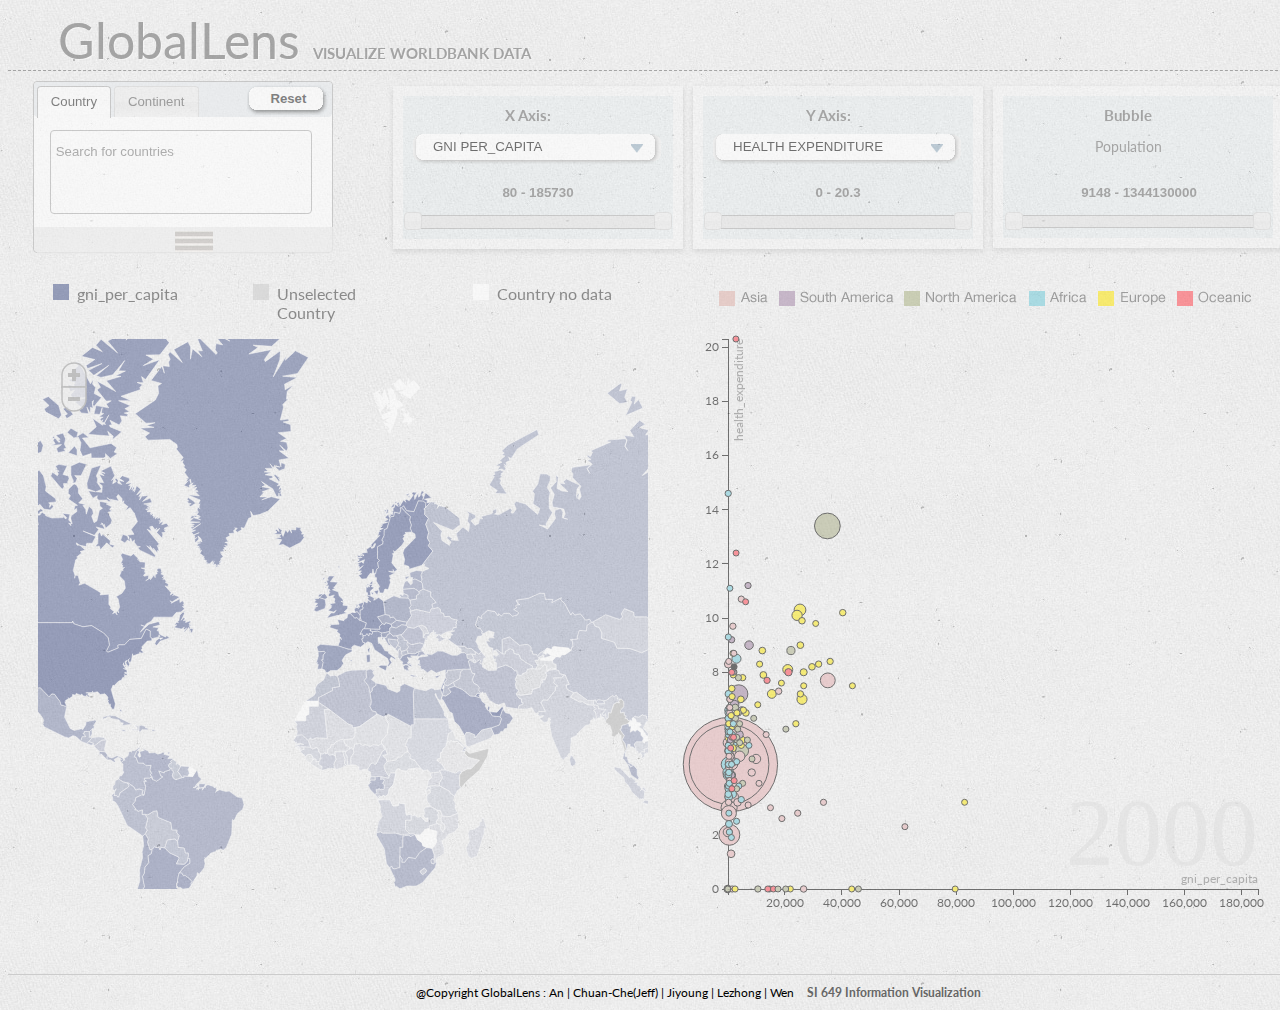
<file: home.html>
<!DOCTYPE html>
<html>
<head>
    <meta charset="utf-8">
    <meta name="viewport" content="width=device-width, initial-scale=1.0, maximum-scale=1.0;">
    <!-- The sequence of the libraries is very important! d3 > jq > under > backbone -->
    <!--link href="css/reset.css" rel="stylesheet" type="text/css" /-->
    <link type="text/css" rel="stylesheet" href="css/script.css" />
    <link href="css/jquery-ui-1.9.2.custom.min.css" rel="stylesheet" type="text/css" />
    <!--link href="http://code.jquery.com/ui/1.9.2/themes/base/jquery-ui.css" type="text/css" rel="stylesheet" /-->
    <link href="css/jquery.tagit.css" rel="stylesheet" type="text/css" />
    <link href="css/example.css" rel="stylesheet" type="text/css" />
    <link href="css/tipsy.css" rel="stylesheet" type="text/css" />
    <link href="css/colorbrewer.css" rel="stylesheet" type="text/css" />    
    <link href="css/jquery.tagit.css" type="text/css" rel="stylesheet" />
    <link href="css/jquery.dropdown.css" type="text/css" rel="stylesheet" />
</head>

<body>
		<!--div id="cover"><img src="css/images/bg.png" /></div-->
		
    <div id="main">
        <div id="title">
            GlobalLens <strong class="explain">Visualize Worldbank Data</strong>
        </div>
        
    	<div id="options" style="display:none;">
      	
        <!-- Search Tabs and Search boxes -->
        <div id="ccTabs">
          <div id="tabs">
          	<ul>
            	<li><a href="#tab-1">Country</a></li>
              <li><a href="#tab-2">Continent</a></li>
              <span id="resetBtn">Reset</span>
            </ul>
            <div id="tab-1"><ul id="countries_tags"></ul></div>
            <div id="tab-2"><ul id="continents_tags"></ul></div>
            <!--button id="tab_country">Country</button>
            <button id="tab_continent">Continent</button>
            <!--button id="tab_country" data-dropdown="#dropdown_countries">Country</button>
            <button id="tab_continent" data-dropdown="#dropdown_continents">Continent</button-->
            <img data-dropdown="#dropdown_filters" src="css/images/expand.png" />
          </div>
          <!--div id="tabSearch">
            <ul id="countries_tags"></ul> 
            <ul id="continents_tags"></ul>
          </div-->
          <!--div id="dropdown_filters">
            <div id="countries_filter"></div>
            <div id="continents_filter"></div>
          </div--> 
        </div>
        
      	<div id="selection_xy"> 
       	  <div class="selection_float">
            <div class="xyAxes">
                <div class="singleAxis">
                <label for="xAxisPicker"><stonrg class="title">X Axis:</strong></label>
                <select id="xAxisPicker"></select>
                </div>
                <!-- X Axis Filter, hi-->
                <div class="range-value">  
                    <div class="singleFilter">
                    <p><input type="text" id="xRangeText" />
                    <label for="xRangeText"></label>
                     </p>
                    <div id="slider-xAxis"></div>
                    </div>
                </div>
            </div>
          </div>
          
          <div class="selection_float">
            <div class="xyAxes">
                <div class="singleAxis">
                <label for="yAxisPicker"><stonrg class="title">Y Axis:</strong></label>
                <select id="yAxisPicker"></select>
                </div>
                <div class="range-value">  
                <!-- Y Axis Filter -->
                    <div class="singleFilter">
                    <p><input type="text" id="yRangeText" />
                    <label for="yRangeText"></label>
                    </p>
                        <div id="slider-yAxis"></div>
                    </div>
                </div>
            </div>
          </div>
          
        <div class="selection_float">  
            <div class="xyAxes">
                <div class="singleAxis"><stonrg class="title">Bubble</strong>
                <p>Population</p>
                </div>
            </div>
            <div class="range-value2">  
                <div class="singleFilter">
                <p><input type="text" id="populationRangeText" />
                <label for="populationRangeText"></label>
                </p>
                    <div id="slider-population"></div>
                </div>
            </div>
        </div>
      </div>
    </div>	
    
     <div class="clear"></div>
     <div id="legend">
       <div id="legend_chart"></div>
     </div> 
     <div class="clear"></div>	
   </div>
   <div class="clear"></div>	
<script src="js/libs/d3.v2.js"></script>
<script src="js/libs/jquery-1.8.2.js"></script>
<script src="js/libs/jquery-ui-1.9.2.custom.min.js"></script>
<script src="js/libs/jquery.tag-it.min.js"></script>
<script src="js/libs/jquery.dropdown.js"></script>
<script src="js/libs/jquery.qtip-1.0.0-rc3.js"></script>
<script src="js/libs/underscore.js"></script>
<script src="js/libs/backbone.js"></script>
<script src="js/libs/polymaps.js"></script>
<script src="js/libs/jquery.tipsy.js"></script>
<script src="js/libs/d3.geo.js"></script>


<script src="js/wbd.constants.js"></script>
<script src="js/wbd.util.js"></script>
<script src="js/wbd.xyplot.js"></script>
<script src="js/wbd.entries.js"></script>
<script src="js/wbd.map.js"></script>
<script src="js/wbd.display-options.js"></script>
<script src="js/scripts.js"></script>
          <div id="dropdown_filters" class="dropdown-menu has-scorll">
            <ul id="countries_filter"></ul>
            <ul id="continents_filter"></ul>
          </div> 
<!--div id="dropdown_countries" class="dropdown-menu has-scroll">
	<ul id="countries_filter"></ul>
</div>
<div id="dropdown_continents" class="dropdown-menu has-scroll">
	<ul id="continents_filter"></ul>
</div-->
</div> 
<div id="footer">
@Copyright  GlobalLens : An | Chuan-Che(Jeff) | Jiyoung  | Lezhong | Wen <strong class="title">SI 649 Information Visualization</strong>
</div>
</body>
</html>
</file>
<file: css/script.css>
@import url(http://fonts.googleapis.com/css?family=Lato:300,400,700);
body{
	background:#f7f7f7 url(images/bg_60.png) repeat top left;
	color:#000;
	font-family: "Lato", Calibri, Arial, sans-serif;
	font-size:12px;
}

.clear {
	clear: both;
	after: 
}


#title {
    margin:10px auto;
	font-size:50px;
	color:#666;
	text-shadow:1px 1px 1px #fff;
	padding-left:50px;
	border-bottom-style : dashed; 
	border-bottom-color: #666;
	border-bottom-width: 1px;
	}
#title .explain {
    font-size:15px;
    font-style:normal;
	text-transform:uppercase;
}
/*
#cover{
	width: 100%;
	height: 100%;
	z-index: 1000;
	position: absolute;
	top: 0px;
}
*/
#main{
	width: 1280px;
	height: auto;
	margin: 0 auto;
	float: none;
}

#xy-plot {
  float: right;
	width: 610px;
	height: 600px;
	overflow: hidden;
	margin-left: 0;
}

#map {
	float: left;
	width: 610px;
	height: 550px;
	margin: 25px 30px;
	overflow: hidden;
}

.text {
  font: 10px sans-serif;
}

.dot {
  stroke: #000;
}

.axis path, .axis line {
  fill: none;
  stroke: #000;
  shape-rendering: crispEdges;
}

.label {
  fill: #777;
}

.year.label {
  font: 500 96px "Helvetica Neue";
  fill: #ddd;
}

.year.label.active {
  fill: #aaa;
}

.overlay {
  fill: none;
  pointer-events: all;
  cursor: ew-resize;
}

.infobox {
  position: absolute;
  width: 200px;
  padding: 10px;
  background-color: rgba(255,255,255,.75);
}


/*Country Selection Button Style*/
/*Display Options Style */
#options{
	width: 1280px;
	margin: 0 auto;
	float: left;
}

#ccTabs{
	float: left;
	width: 300px;
	margin: 0 10px 0 25px;
	position: relative;
}

#tabs {
  text-align:center;
	display: block;
	line-height: 30px;
	padding-left: -20px;
	height: 170px;
}

#tabs > ul{
	border: none;
	background:#e4e9ed none;
}

#tabs #resetBtn{
	float: right;
	width: 82px;
	height: 25px;
	cursor: pointer;
	padding-top: 5px;
	background-image: url(images/reset_bg.png);
	background-repeat: none;
}

#dropdown_filters{
	height: 30px;
	width: 300px;
}
	
/*
#tabs  button{
<<<<<<< HEAD
    margin: 0 auto;
=======
  margin: 0 auto;
>>>>>>> remotes/origin/an
	padding: 10px 10px 5px;
	border-radius: 10px;
	box-shadow: 1px 1px 1px rgba(0,0,0,0.09) inset;
}
*/

#countries_tags, #continents_tags{
	float: left;
	width: 250px;
	height: 80px;
	z-index: 99999;
}

#countries_filter, #continents_filter{
	width: 300px;
	height: auto;
	max-height: 350px;
	overflow-y: auto;
	margin: 0 auto;
	text-align: center;
}
#selection_xy {
    width:900px;
    float:right;
    }
#selection_xy .filter_opt {
    font-size: 18px;
    text-align:center;
    width:900px;
    color:#666;
    margin-left:320px;
    }
.selection_float {
    float:left;
    width:250px;
    padding:10px;
    margin:5px;
    background-color: rgba(200, 229, 234, 0.2);
	box-shadow: 0 2px 6px rgba(0, 0, 0, .2);
	-webkit-background-clip: padding;
	-moz-background-clip: padding;     
	background-clip: padding-box;
	border: 10px solid #fff;
	border: 10px solid rgba(255, 255, 255, 0.4);
	outline: none;
	-webkit-transition: background-color 1s linear;
	-moz-transition: background-color 1s linear;
	-o-transition: background-color 1s linear;
	-ms-transition: background-color 1s linear;
	transition: background-color 1s linear;
    }
.selection_float .title {
    font-size:15px;
    color:#666;
    font-weight:bold;
    }
.selection_float p {
    font-size:14px;
    font-weight:normal;
    color:#666;
    }    
.xyAxes{
	float: left;
	width: 250px;
		
}

.xyAxes .singleAxis{
	float: left;
	width: 250px;
	margin: 0 -10px;
	text-align: center;
}

.xyAxes #xAxisPicker, .xyAxes #yAxisPicker{
	width: 250px !important;
  height:35px !important;
	border: none;
	border-radius: 0px;
  background:url(images/index.png) no-repeat 0 0;
  padding: 0px 10px 10px 10px;
  margin:10px;
  font-weight: normal;
  cursor:default;
  text-indent:10px;
  z-index:1;
  -webkit-appearance: none;
  box-sizing: none;
  -webkit-box-align: center;
}

#slider-xAxis, #slider-yAxis, #slider-circleSize{
	width: 250px;	height: 12px;
}


.range-value{
	float: right;
	width: 250px;
	margin-top:-10px;
}

.range-value > .singleFilter{
	float: left;
	width: 250px;
	margin: 0 -2px;
	text-align: center;
}

.range-value .ui-slider-handle{
	width: 12px; height: 20px;
}

.range-value input{
	border: 0; 
	color: #666; 
	background-color:transparent;
	font-weight: bold;
}

.range-value2{
	float: right;
	width: 250px;
	margin-top:0px;
}

.range-value2  .singleFilter{
	float: left;
	width: 250px;
	margin: 0 -1px;
	text-align: center;
}

.range-value2 .ui-slider-handle{
	width: 12px; height: 20px;
}

.range-value2 input{
	border: 0; 
	color: #666; 
	background-color:transparent;
	font-weight: bold;
}
#xRangeText {
	width:250px;
	text-align:center;
}
#yRangeText {
	width:250px;
	text-align:center;
}

#populationRangeText {
	width:250px;
	text-align:center;
}


#slider-yAxis{
	width:250px;
	text-align:center;
}

/*Button Style in the filter list */
.country, .continent{
	width: 200px;
	text-align: center;
	margin: 0 auto;
    padding: 6px 7px;
	background: #fff;
    border-radius: 5px;
    box-shadow: 0 1px 0 rgba(0,0,0,0.2);
    cursor: pointer;
    outline: none;
    -webkit-transition: all 0.3s ease-out;
    -moz-transition: all 0.3s ease-out;
    -ms-transition: all 0.3s ease-out;
    -o-transition: all 0.3s ease-out;
    transition: all 0.3s ease-out;
}

.asia{
	background-color:#e2afb1;

}
.africa {
	background-color:#71c7d6;

}
.north_america{
	background-color:#abaf89;

}
.south_america{
	background-color:#a084a2;

}
.europe{
	background-color:#f9e612;

}
.oceania{
	background-color:#fe4552;

}

.grey{
	background-color: white;
	border: none;
}
.undefined{
	background-color:#ffffff;
	border:none;
}

.country:hover {
	background:-webkit-gradient( linear, left top, left bottom, color-stop(0.05, #8da4b8), color-stop(1, #acbecd) );
	background:-moz-linear-gradient( center top, #8da4b8 5%, #acbecd 100% );
	filter:progid:DXImageTransform.Microsoft.gradient(startColorstr='#8da4b8', endColorstr='#acbecd');
	background-color:#8da4b8;
}

.country:active {
	position:relative;
	top:1px;
}
#legend {
    width:1280px;
    height:30px !important;
		float: none;
		margin:30px 25px 0px;
		position: relative;
}
#legend_chart {
		background-image:url(images/legend.png);
    height:30px;
    width:600px;
    float:right;
    margin-right:0px;
}

#footer {
    width:1280px;
    padding-left:50px;
    padding-top:10px;
    padding-bottom:10px;
		margin: 60px auto 40px;
		text-align: center;
		border-top: 1px solid #ccc;
}
#footer .title {
    color:#666;
    font-weight:bold;
    margin-left:10px;
}

#map_legend{
	float: left;
	width: 600px;
	margin-left: 20px;
	height: 30px;
	font-size: 16px;
	color: #333;
}

#map_legend .map_ind{
	float: left;
	width: 200px;
}

#map_blue{
	width:16px;
	height:16px;
}

#map_grey{
	width:16px;
	height:16px;
}

#map_white{
	margin-left: 20px;
	width:16px;
	height:16px;
}

.legend_desc{
	width: 140px;
	margin-left:24px;
	float: left;
}
</file>
<file: css/example.css>
html, body {
  height: 100%;
}

svg {
  display: block;
  overflow: hidden;
  width: 100%;
  height: 100%;
}

#copy {
  position: absolute;
  left: 0;
  bottom: 4px;
  padding-left: 5px;
  font: 9px sans-serif;
  color: #fff;
  cursor: default;
}

#copy a {
  color: #fff;
}

.compass .back {
  fill: #eee;
  fill-opacity: .8;
}

.compass .fore {
  stroke: #999;
  stroke-width: 1.5px;
}

.compass rect.back.fore {
  fill: #999;
  fill-opacity: .3;
  stroke: #eee;
  stroke-width: 1px;
  shape-rendering: crispEdges;
}

.compass .direction {
  fill: none;
}

.compass .chevron {
  fill: none;
  stroke: #999;
  stroke-width: 5px;
}

.compass .zoom .chevron {
  stroke-width: 4px;
}

.compass .active .chevron, .compass .chevron.active {
  stroke: #fff;
}

.compass.active .active .direction {
  fill: #999;
}
</file>
<file: css/tipsy.css>
.tipsy p {
    font-size:15px;
    font-weight: bold;
    }
.tipsy li{ list-style-type: none; 
    text-align:left;
    line-height:15px;
    margin-left:-40px;
    }


.tipsy { font-size: 10px; position: absolute; padding: 5px; z-index: 100000; }
  .tipsy-inner { background-color: #000; color: #FFF; max-width: 200px; padding: 5px 8px 4px 8px; text-align: center; }

  /* Rounded corners */
  .tipsy-inner { border-radius: 3px; -moz-border-radius: 3px; -webkit-border-radius: 3px; }
  
  /* Uncomment for shadow */
  /*.tipsy-inner { box-shadow: 0 0 5px #000000; -webkit-box-shadow: 0 0 5px #000000; -moz-box-shadow: 0 0 5px #000000; }*/
  
  .tipsy-arrow { position: absolute; width: 0; height: 0; line-height: 0; border: 5px dashed #000; }
  
  /* Rules to colour arrows */
  .tipsy-arrow-n { border-bottom-color: #000; }
  .tipsy-arrow-s { border-top-color: #000; }
  .tipsy-arrow-e { border-left-color: #000; }
  .tipsy-arrow-w { border-right-color: #000; }
  
	.tipsy-n .tipsy-arrow { top: 0px; left: 50%; margin-left: -15px; border-bottom-style: solid; border-top: none; border-left-color: transparent; border-right-color: transparent; }
    .tipsy-nw .tipsy-arrow { top: 0; left: 10px; border-bottom-style: solid; border-top: none; border-left-color: transparent; border-right-color: transparent;}
    .tipsy-ne .tipsy-arrow { top: 0; right: 10px; border-bottom-style: solid; border-top: none;  border-left-color: transparent; border-right-color: transparent;}
  .tipsy-s .tipsy-arrow { bottom: 0; left: 50%; margin-left: -15px; border-top-style: solid; border-bottom: none;  border-left-color: transparent; border-right-color: transparent; }
    .tipsy-sw .tipsy-arrow { bottom: 0; left: 10px; border-top-style: solid; border-bottom: none;  border-left-color: transparent; border-right-color: transparent; }
    .tipsy-se .tipsy-arrow { bottom: 0; right: 10px; border-top-style: solid; border-bottom: none; border-left-color: transparent; border-right-color: transparent; }
  .tipsy-e .tipsy-arrow { right: 0; top: 50%; margin-top: -15px; border-left-style: solid; border-right: none; border-top-color: transparent; border-bottom-color: transparent; }
  .tipsy-w .tipsy-arrow { left: 0; top: 50%; margin-top: -15px; border-right-style: solid; border-left: none; border-top-color: transparent; border-bottom-color: transparent; }
</file>
<file: css/colorbrewer.css>
/*
 * This product includes color specifications and designs developed by Cynthia
 * Brewer (http://colorbrewer.org/).
 */
.YlGn .q0-3{fill:rgb(247,252,185)}
.YlGn .q1-3{fill:rgb(173,221,142)}
.YlGn .q2-3{fill:rgb(49,163,84)}
.YlGn .q0-4{fill:rgb(255,255,204)}
.YlGn .q1-4{fill:rgb(194,230,153)}
.YlGn .q2-4{fill:rgb(120,198,121)}
.YlGn .q3-4{fill:rgb(35,132,67)}
.YlGn .q0-5{fill:rgb(255,255,204)}
.YlGn .q1-5{fill:rgb(194,230,153)}
.YlGn .q2-5{fill:rgb(120,198,121)}
.YlGn .q3-5{fill:rgb(49,163,84)}
.YlGn .q4-5{fill:rgb(0,104,55)}
.YlGn .q0-6{fill:rgb(255,255,204)}
.YlGn .q1-6{fill:rgb(217,240,163)}
.YlGn .q2-6{fill:rgb(173,221,142)}
.YlGn .q3-6{fill:rgb(120,198,121)}
.YlGn .q4-6{fill:rgb(49,163,84)}
.YlGn .q5-6{fill:rgb(0,104,55)}
.YlGn .q0-7{fill:rgb(255,255,204)}
.YlGn .q1-7{fill:rgb(217,240,163)}
.YlGn .q2-7{fill:rgb(173,221,142)}
.YlGn .q3-7{fill:rgb(120,198,121)}
.YlGn .q4-7{fill:rgb(65,171,93)}
.YlGn .q5-7{fill:rgb(35,132,67)}
.YlGn .q6-7{fill:rgb(0,90,50)}
.YlGn .q0-8{fill:rgb(255,255,229)}
.YlGn .q1-8{fill:rgb(247,252,185)}
.YlGn .q2-8{fill:rgb(217,240,163)}
.YlGn .q3-8{fill:rgb(173,221,142)}
.YlGn .q4-8{fill:rgb(120,198,121)}
.YlGn .q5-8{fill:rgb(65,171,93)}
.YlGn .q6-8{fill:rgb(35,132,67)}
.YlGn .q7-8{fill:rgb(0,90,50)}
.YlGn .q0-9{fill:rgb(255,255,229)}
.YlGn .q1-9{fill:rgb(247,252,185)}
.YlGn .q2-9{fill:rgb(217,240,163)}
.YlGn .q3-9{fill:rgb(173,221,142)}
.YlGn .q4-9{fill:rgb(120,198,121)}
.YlGn .q5-9{fill:rgb(65,171,93)}
.YlGn .q6-9{fill:rgb(35,132,67)}
.YlGn .q7-9{fill:rgb(0,104,55)}
.YlGn .q8-9{fill:rgb(0,69,41)}
.YlGnBu .q0-3{fill:rgb(237,248,177)}
.YlGnBu .q1-3{fill:rgb(127,205,187)}
.YlGnBu .q2-3{fill:rgb(44,127,184)}
.YlGnBu .q0-4{fill:rgb(255,255,204)}
.YlGnBu .q1-4{fill:rgb(161,218,180)}
.YlGnBu .q2-4{fill:rgb(65,182,196)}
.YlGnBu .q3-4{fill:rgb(34,94,168)}
.YlGnBu .q0-5{fill:rgb(255,255,204)}
.YlGnBu .q1-5{fill:rgb(161,218,180)}
.YlGnBu .q2-5{fill:rgb(65,182,196)}
.YlGnBu .q3-5{fill:rgb(44,127,184)}
.YlGnBu .q4-5{fill:rgb(37,52,148)}
.YlGnBu .q0-6{fill:rgb(255,255,204)}
.YlGnBu .q1-6{fill:rgb(199,233,180)}
.YlGnBu .q2-6{fill:rgb(127,205,187)}
.YlGnBu .q3-6{fill:rgb(65,182,196)}
.YlGnBu .q4-6{fill:rgb(44,127,184)}
.YlGnBu .q5-6{fill:rgb(37,52,148)}
.YlGnBu .q0-7{fill:rgb(255,255,204)}
.YlGnBu .q1-7{fill:rgb(199,233,180)}
.YlGnBu .q2-7{fill:rgb(127,205,187)}
.YlGnBu .q3-7{fill:rgb(65,182,196)}
.YlGnBu .q4-7{fill:rgb(29,145,192)}
.YlGnBu .q5-7{fill:rgb(34,94,168)}
.YlGnBu .q6-7{fill:rgb(12,44,132)}
.YlGnBu .q0-8{fill:rgb(255,255,217)}
.YlGnBu .q1-8{fill:rgb(237,248,177)}
.YlGnBu .q2-8{fill:rgb(199,233,180)}
.YlGnBu .q3-8{fill:rgb(127,205,187)}
.YlGnBu .q4-8{fill:rgb(65,182,196)}
.YlGnBu .q5-8{fill:rgb(29,145,192)}
.YlGnBu .q6-8{fill:rgb(34,94,168)}
.YlGnBu .q7-8{fill:rgb(12,44,132)}
.YlGnBu .q0-9{fill:rgb(255,255,217)}
.YlGnBu .q1-9{fill:rgb(237,248,177)}
.YlGnBu .q2-9{fill:rgb(199,233,180)}
.YlGnBu .q3-9{fill:rgb(127,205,187)}
.YlGnBu .q4-9{fill:rgb(65,182,196)}
.YlGnBu .q5-9{fill:rgb(29,145,192)}
.YlGnBu .q6-9{fill:rgb(34,94,168)}
.YlGnBu .q7-9{fill:rgb(37,52,148)}
.YlGnBu .q8-9{fill:rgb(8,29,88)}
.GnBu .q0-3{fill:rgb(224,243,219)}
.GnBu .q1-3{fill:rgb(168,221,181)}
.GnBu .q2-3{fill:rgb(67,162,202)}
.GnBu .q0-4{fill:rgb(240,249,232)}
.GnBu .q1-4{fill:rgb(186,228,188)}
.GnBu .q2-4{fill:rgb(123,204,196)}
.GnBu .q3-4{fill:rgb(43,140,190)}
.GnBu .q0-5{fill:rgb(240,249,232)}
.GnBu .q1-5{fill:rgb(186,228,188)}
.GnBu .q2-5{fill:rgb(123,204,196)}
.GnBu .q3-5{fill:rgb(67,162,202)}
.GnBu .q4-5{fill:rgb(8,104,172)}
.GnBu .q0-6{fill:rgb(240,249,232)}
.GnBu .q1-6{fill:rgb(204,235,197)}
.GnBu .q2-6{fill:rgb(168,221,181)}
.GnBu .q3-6{fill:rgb(123,204,196)}
.GnBu .q4-6{fill:rgb(67,162,202)}
.GnBu .q5-6{fill:rgb(8,104,172)}
.GnBu .q0-7{fill:rgb(240,249,232)}
.GnBu .q1-7{fill:rgb(204,235,197)}
.GnBu .q2-7{fill:rgb(168,221,181)}
.GnBu .q3-7{fill:rgb(123,204,196)}
.GnBu .q4-7{fill:rgb(78,179,211)}
.GnBu .q5-7{fill:rgb(43,140,190)}
.GnBu .q6-7{fill:rgb(8,88,158)}
.GnBu .q0-8{fill:rgb(247,252,240)}
.GnBu .q1-8{fill:rgb(224,243,219)}
.GnBu .q2-8{fill:rgb(204,235,197)}
.GnBu .q3-8{fill:rgb(168,221,181)}
.GnBu .q4-8{fill:rgb(123,204,196)}
.GnBu .q5-8{fill:rgb(78,179,211)}
.GnBu .q6-8{fill:rgb(43,140,190)}
.GnBu .q7-8{fill:rgb(8,88,158)}
.GnBu .q0-9{fill:rgb(247,252,240)}
.GnBu .q1-9{fill:rgb(224,243,219)}
.GnBu .q2-9{fill:rgb(204,235,197)}
.GnBu .q3-9{fill:rgb(168,221,181)}
.GnBu .q4-9{fill:rgb(123,204,196)}
.GnBu .q5-9{fill:rgb(78,179,211)}
.GnBu .q6-9{fill:rgb(43,140,190)}
.GnBu .q7-9{fill:rgb(8,104,172)}
.GnBu .q8-9{fill:rgb(8,64,129)}
.BuGn .q0-3{fill:rgb(229,245,249)}
.BuGn .q1-3{fill:rgb(153,216,201)}
.BuGn .q2-3{fill:rgb(44,162,95)}
.BuGn .q0-4{fill:rgb(237,248,251)}
.BuGn .q1-4{fill:rgb(178,226,226)}
.BuGn .q2-4{fill:rgb(102,194,164)}
.BuGn .q3-4{fill:rgb(35,139,69)}
.BuGn .q0-5{fill:rgb(237,248,251)}
.BuGn .q1-5{fill:rgb(178,226,226)}
.BuGn .q2-5{fill:rgb(102,194,164)}
.BuGn .q3-5{fill:rgb(44,162,95)}
.BuGn .q4-5{fill:rgb(0,109,44)}
.BuGn .q0-6{fill:rgb(237,248,251)}
.BuGn .q1-6{fill:rgb(204,236,230)}
.BuGn .q2-6{fill:rgb(153,216,201)}
.BuGn .q3-6{fill:rgb(102,194,164)}
.BuGn .q4-6{fill:rgb(44,162,95)}
.BuGn .q5-6{fill:rgb(0,109,44)}
.BuGn .q0-7{fill:rgb(237,248,251)}
.BuGn .q1-7{fill:rgb(204,236,230)}
.BuGn .q2-7{fill:rgb(153,216,201)}
.BuGn .q3-7{fill:rgb(102,194,164)}
.BuGn .q4-7{fill:rgb(65,174,118)}
.BuGn .q5-7{fill:rgb(35,139,69)}
.BuGn .q6-7{fill:rgb(0,88,36)}
.BuGn .q0-8{fill:rgb(247,252,253)}
.BuGn .q1-8{fill:rgb(229,245,249)}
.BuGn .q2-8{fill:rgb(204,236,230)}
.BuGn .q3-8{fill:rgb(153,216,201)}
.BuGn .q4-8{fill:rgb(102,194,164)}
.BuGn .q5-8{fill:rgb(65,174,118)}
.BuGn .q6-8{fill:rgb(35,139,69)}
.BuGn .q7-8{fill:rgb(0,88,36)}
.BuGn .q0-9{fill:rgb(247,252,253)}
.BuGn .q1-9{fill:rgb(229,245,249)}
.BuGn .q2-9{fill:rgb(204,236,230)}
.BuGn .q3-9{fill:rgb(153,216,201)}
.BuGn .q4-9{fill:rgb(102,194,164)}
.BuGn .q5-9{fill:rgb(65,174,118)}
.BuGn .q6-9{fill:rgb(35,139,69)}
.BuGn .q7-9{fill:rgb(0,109,44)}
.BuGn .q8-9{fill:rgb(0,68,27)}
.PuBuGn .q0-3{fill:rgb(236,226,240)}
.PuBuGn .q1-3{fill:rgb(166,189,219)}
.PuBuGn .q2-3{fill:rgb(28,144,153)}
.PuBuGn .q0-4{fill:rgb(246,239,247)}
.PuBuGn .q1-4{fill:rgb(189,201,225)}
.PuBuGn .q2-4{fill:rgb(103,169,207)}
.PuBuGn .q3-4{fill:rgb(2,129,138)}
.PuBuGn .q0-5{fill:rgb(246,239,247)}
.PuBuGn .q1-5{fill:rgb(189,201,225)}
.PuBuGn .q2-5{fill:rgb(103,169,207)}
.PuBuGn .q3-5{fill:rgb(28,144,153)}
.PuBuGn .q4-5{fill:rgb(1,108,89)}
.PuBuGn .q0-6{fill:rgb(246,239,247)}
.PuBuGn .q1-6{fill:rgb(208,209,230)}
.PuBuGn .q2-6{fill:rgb(166,189,219)}
.PuBuGn .q3-6{fill:rgb(103,169,207)}
.PuBuGn .q4-6{fill:rgb(28,144,153)}
.PuBuGn .q5-6{fill:rgb(1,108,89)}
.PuBuGn .q0-7{fill:rgb(246,239,247)}
.PuBuGn .q1-7{fill:rgb(208,209,230)}
.PuBuGn .q2-7{fill:rgb(166,189,219)}
.PuBuGn .q3-7{fill:rgb(103,169,207)}
.PuBuGn .q4-7{fill:rgb(54,144,192)}
.PuBuGn .q5-7{fill:rgb(2,129,138)}
.PuBuGn .q6-7{fill:rgb(1,100,80)}
.PuBuGn .q0-8{fill:rgb(255,247,251)}
.PuBuGn .q1-8{fill:rgb(236,226,240)}
.PuBuGn .q2-8{fill:rgb(208,209,230)}
.PuBuGn .q3-8{fill:rgb(166,189,219)}
.PuBuGn .q4-8{fill:rgb(103,169,207)}
.PuBuGn .q5-8{fill:rgb(54,144,192)}
.PuBuGn .q6-8{fill:rgb(2,129,138)}
.PuBuGn .q7-8{fill:rgb(1,100,80)}
.PuBuGn .q0-9{fill:rgb(255,247,251)}
.PuBuGn .q1-9{fill:rgb(236,226,240)}
.PuBuGn .q2-9{fill:rgb(208,209,230)}
.PuBuGn .q3-9{fill:rgb(166,189,219)}
.PuBuGn .q4-9{fill:rgb(103,169,207)}
.PuBuGn .q5-9{fill:rgb(54,144,192)}
.PuBuGn .q6-9{fill:rgb(2,129,138)}
.PuBuGn .q7-9{fill:rgb(1,108,89)}
.PuBuGn .q8-9{fill:rgb(1,70,54)}
.PuBu .q0-3{fill:rgb(236,231,242)}
.PuBu .q1-3{fill:rgb(166,189,219)}
.PuBu .q2-3{fill:rgb(43,140,190)}
.PuBu .q0-4{fill:rgb(241,238,246)}
.PuBu .q1-4{fill:rgb(189,201,225)}
.PuBu .q2-4{fill:rgb(116,169,207)}
.PuBu .q3-4{fill:rgb(5,112,176)}
.PuBu .q0-5{fill:rgb(241,238,246)}
.PuBu .q1-5{fill:rgb(189,201,225)}
.PuBu .q2-5{fill:rgb(116,169,207)}
.PuBu .q3-5{fill:rgb(43,140,190)}
.PuBu .q4-5{fill:rgb(4,90,141)}
.PuBu .q0-6{fill:rgb(241,238,246)}
.PuBu .q1-6{fill:rgb(208,209,230)}
.PuBu .q2-6{fill:rgb(166,189,219)}
.PuBu .q3-6{fill:rgb(116,169,207)}
.PuBu .q4-6{fill:rgb(43,140,190)}
.PuBu .q5-6{fill:rgb(4,90,141)}
.PuBu .q0-7{fill:rgb(241,238,246)}
.PuBu .q1-7{fill:rgb(208,209,230)}
.PuBu .q2-7{fill:rgb(166,189,219)}
.PuBu .q3-7{fill:rgb(116,169,207)}
.PuBu .q4-7{fill:rgb(54,144,192)}
.PuBu .q5-7{fill:rgb(5,112,176)}
.PuBu .q6-7{fill:rgb(3,78,123)}
.PuBu .q0-8{fill:rgb(255,247,251)}
.PuBu .q1-8{fill:rgb(236,231,242)}
.PuBu .q2-8{fill:rgb(208,209,230)}
.PuBu .q3-8{fill:rgb(166,189,219)}
.PuBu .q4-8{fill:rgb(116,169,207)}
.PuBu .q5-8{fill:rgb(54,144,192)}
.PuBu .q6-8{fill:rgb(5,112,176)}
.PuBu .q7-8{fill:rgb(3,78,123)}
.PuBu .q0-9{fill:rgb(255,247,251)}
.PuBu .q1-9{fill:rgb(236,231,242)}
.PuBu .q2-9{fill:rgb(208,209,230)}
.PuBu .q3-9{fill:rgb(166,189,219)}
.PuBu .q4-9{fill:rgb(116,169,207)}
.PuBu .q5-9{fill:rgb(54,144,192)}
.PuBu .q6-9{fill:rgb(5,112,176)}
.PuBu .q7-9{fill:rgb(4,90,141)}
.PuBu .q8-9{fill:rgb(2,56,88)}
.BuPu .q0-3{fill:rgb(224,236,244)}
.BuPu .q1-3{fill:rgb(158,188,218)}
.BuPu .q2-3{fill:rgb(136,86,167)}
.BuPu .q0-4{fill:rgb(237,248,251)}
.BuPu .q1-4{fill:rgb(179,205,227)}
.BuPu .q2-4{fill:rgb(140,150,198)}
.BuPu .q3-4{fill:rgb(136,65,157)}
.BuPu .q0-5{fill:rgb(237,248,251)}
.BuPu .q1-5{fill:rgb(179,205,227)}
.BuPu .q2-5{fill:rgb(140,150,198)}
.BuPu .q3-5{fill:rgb(136,86,167)}
.BuPu .q4-5{fill:rgb(129,15,124)}
.BuPu .q0-6{fill:rgb(237,248,251)}
.BuPu .q1-6{fill:rgb(191,211,230)}
.BuPu .q2-6{fill:rgb(158,188,218)}
.BuPu .q3-6{fill:rgb(140,150,198)}
.BuPu .q4-6{fill:rgb(136,86,167)}
.BuPu .q5-6{fill:rgb(129,15,124)}
.BuPu .q0-7{fill:rgb(237,248,251)}
.BuPu .q1-7{fill:rgb(191,211,230)}
.BuPu .q2-7{fill:rgb(158,188,218)}
.BuPu .q3-7{fill:rgb(140,150,198)}
.BuPu .q4-7{fill:rgb(140,107,177)}
.BuPu .q5-7{fill:rgb(136,65,157)}
.BuPu .q6-7{fill:rgb(110,1,107)}
.BuPu .q0-8{fill:rgb(247,252,253)}
.BuPu .q1-8{fill:rgb(224,236,244)}
.BuPu .q2-8{fill:rgb(191,211,230)}
.BuPu .q3-8{fill:rgb(158,188,218)}
.BuPu .q4-8{fill:rgb(140,150,198)}
.BuPu .q5-8{fill:rgb(140,107,177)}
.BuPu .q6-8{fill:rgb(136,65,157)}
.BuPu .q7-8{fill:rgb(110,1,107)}
.BuPu .q0-9{fill:rgb(247,252,253)}
.BuPu .q1-9{fill:rgb(224,236,244)}
.BuPu .q2-9{fill:rgb(191,211,230)}
.BuPu .q3-9{fill:rgb(158,188,218)}
.BuPu .q4-9{fill:rgb(140,150,198)}
.BuPu .q5-9{fill:rgb(140,107,177)}
.BuPu .q6-9{fill:rgb(136,65,157)}
.BuPu .q7-9{fill:rgb(129,15,124)}
.BuPu .q8-9{fill:rgb(77,0,75)}
.RdPu .q0-3{fill:rgb(253,224,221)}
.RdPu .q1-3{fill:rgb(250,159,181)}
.RdPu .q2-3{fill:rgb(197,27,138)}
.RdPu .q0-4{fill:rgb(254,235,226)}
.RdPu .q1-4{fill:rgb(251,180,185)}
.RdPu .q2-4{fill:rgb(247,104,161)}
.RdPu .q3-4{fill:rgb(174,1,126)}
.RdPu .q0-5{fill:rgb(254,235,226)}
.RdPu .q1-5{fill:rgb(251,180,185)}
.RdPu .q2-5{fill:rgb(247,104,161)}
.RdPu .q3-5{fill:rgb(197,27,138)}
.RdPu .q4-5{fill:rgb(122,1,119)}
.RdPu .q0-6{fill:rgb(254,235,226)}
.RdPu .q1-6{fill:rgb(252,197,192)}
.RdPu .q2-6{fill:rgb(250,159,181)}
.RdPu .q3-6{fill:rgb(247,104,161)}
.RdPu .q4-6{fill:rgb(197,27,138)}
.RdPu .q5-6{fill:rgb(122,1,119)}
.RdPu .q0-7{fill:rgb(254,235,226)}
.RdPu .q1-7{fill:rgb(252,197,192)}
.RdPu .q2-7{fill:rgb(250,159,181)}
.RdPu .q3-7{fill:rgb(247,104,161)}
.RdPu .q4-7{fill:rgb(221,52,151)}
.RdPu .q5-7{fill:rgb(174,1,126)}
.RdPu .q6-7{fill:rgb(122,1,119)}
.RdPu .q0-8{fill:rgb(255,247,243)}
.RdPu .q1-8{fill:rgb(253,224,221)}
.RdPu .q2-8{fill:rgb(252,197,192)}
.RdPu .q3-8{fill:rgb(250,159,181)}
.RdPu .q4-8{fill:rgb(247,104,161)}
.RdPu .q5-8{fill:rgb(221,52,151)}
.RdPu .q6-8{fill:rgb(174,1,126)}
.RdPu .q7-8{fill:rgb(122,1,119)}
.RdPu .q0-9{fill:rgb(255,247,243)}
.RdPu .q1-9{fill:rgb(253,224,221)}
.RdPu .q2-9{fill:rgb(252,197,192)}
.RdPu .q3-9{fill:rgb(250,159,181)}
.RdPu .q4-9{fill:rgb(247,104,161)}
.RdPu .q5-9{fill:rgb(221,52,151)}
.RdPu .q6-9{fill:rgb(174,1,126)}
.RdPu .q7-9{fill:rgb(122,1,119)}
.RdPu .q8-9{fill:rgb(73,0,106)}
.PuRd .q0-3{fill:rgb(231,225,239)}
.PuRd .q1-3{fill:rgb(201,148,199)}
.PuRd .q2-3{fill:rgb(221,28,119)}
.PuRd .q0-4{fill:rgb(241,238,246)}
.PuRd .q1-4{fill:rgb(215,181,216)}
.PuRd .q2-4{fill:rgb(223,101,176)}
.PuRd .q3-4{fill:rgb(206,18,86)}
.PuRd .q0-5{fill:rgb(241,238,246)}
.PuRd .q1-5{fill:rgb(215,181,216)}
.PuRd .q2-5{fill:rgb(223,101,176)}
.PuRd .q3-5{fill:rgb(221,28,119)}
.PuRd .q4-5{fill:rgb(152,0,67)}
.PuRd .q0-6{fill:rgb(241,238,246)}
.PuRd .q1-6{fill:rgb(212,185,218)}
.PuRd .q2-6{fill:rgb(201,148,199)}
.PuRd .q3-6{fill:rgb(223,101,176)}
.PuRd .q4-6{fill:rgb(221,28,119)}
.PuRd .q5-6{fill:rgb(152,0,67)}
.PuRd .q0-7{fill:rgb(241,238,246)}
.PuRd .q1-7{fill:rgb(212,185,218)}
.PuRd .q2-7{fill:rgb(201,148,199)}
.PuRd .q3-7{fill:rgb(223,101,176)}
.PuRd .q4-7{fill:rgb(231,41,138)}
.PuRd .q5-7{fill:rgb(206,18,86)}
.PuRd .q6-7{fill:rgb(145,0,63)}
.PuRd .q0-8{fill:rgb(247,244,249)}
.PuRd .q1-8{fill:rgb(231,225,239)}
.PuRd .q2-8{fill:rgb(212,185,218)}
.PuRd .q3-8{fill:rgb(201,148,199)}
.PuRd .q4-8{fill:rgb(223,101,176)}
.PuRd .q5-8{fill:rgb(231,41,138)}
.PuRd .q6-8{fill:rgb(206,18,86)}
.PuRd .q7-8{fill:rgb(145,0,63)}
.PuRd .q0-9{fill:rgb(247,244,249)}
.PuRd .q1-9{fill:rgb(231,225,239)}
.PuRd .q2-9{fill:rgb(212,185,218)}
.PuRd .q3-9{fill:rgb(201,148,199)}
.PuRd .q4-9{fill:rgb(223,101,176)}
.PuRd .q5-9{fill:rgb(231,41,138)}
.PuRd .q6-9{fill:rgb(206,18,86)}
.PuRd .q7-9{fill:rgb(152,0,67)}
.PuRd .q8-9{fill:rgb(103,0,31)}
.OrRd .q0-3{fill:rgb(254,232,200)}
.OrRd .q1-3{fill:rgb(253,187,132)}
.OrRd .q2-3{fill:rgb(227,74,51)}
.OrRd .q0-4{fill:rgb(254,240,217)}
.OrRd .q1-4{fill:rgb(253,204,138)}
.OrRd .q2-4{fill:rgb(252,141,89)}
.OrRd .q3-4{fill:rgb(215,48,31)}
.OrRd .q0-5{fill:rgb(254,240,217)}
.OrRd .q1-5{fill:rgb(253,204,138)}
.OrRd .q2-5{fill:rgb(252,141,89)}
.OrRd .q3-5{fill:rgb(227,74,51)}
.OrRd .q4-5{fill:rgb(179,0,0)}
.OrRd .q0-6{fill:rgb(254,240,217)}
.OrRd .q1-6{fill:rgb(253,212,158)}
.OrRd .q2-6{fill:rgb(253,187,132)}
.OrRd .q3-6{fill:rgb(252,141,89)}
.OrRd .q4-6{fill:rgb(227,74,51)}
.OrRd .q5-6{fill:rgb(179,0,0)}
.OrRd .q0-7{fill:rgb(254,240,217)}
.OrRd .q1-7{fill:rgb(253,212,158)}
.OrRd .q2-7{fill:rgb(253,187,132)}
.OrRd .q3-7{fill:rgb(252,141,89)}
.OrRd .q4-7{fill:rgb(239,101,72)}
.OrRd .q5-7{fill:rgb(215,48,31)}
.OrRd .q6-7{fill:rgb(153,0,0)}
.OrRd .q0-8{fill:rgb(255,247,236)}
.OrRd .q1-8{fill:rgb(254,232,200)}
.OrRd .q2-8{fill:rgb(253,212,158)}
.OrRd .q3-8{fill:rgb(253,187,132)}
.OrRd .q4-8{fill:rgb(252,141,89)}
.OrRd .q5-8{fill:rgb(239,101,72)}
.OrRd .q6-8{fill:rgb(215,48,31)}
.OrRd .q7-8{fill:rgb(153,0,0)}
.OrRd .q0-9{fill:rgb(255,247,236)}
.OrRd .q1-9{fill:rgb(254,232,200)}
.OrRd .q2-9{fill:rgb(253,212,158)}
.OrRd .q3-9{fill:rgb(253,187,132)}
.OrRd .q4-9{fill:rgb(252,141,89)}
.OrRd .q5-9{fill:rgb(239,101,72)}
.OrRd .q6-9{fill:rgb(215,48,31)}
.OrRd .q7-9{fill:rgb(179,0,0)}
.OrRd .q8-9{fill:rgb(127,0,0)}
.YlOrRd .q0-3{fill:rgb(255,237,160)}
.YlOrRd .q1-3{fill:rgb(254,178,76)}
.YlOrRd .q2-3{fill:rgb(240,59,32)}
.YlOrRd .q0-4{fill:rgb(255,255,178)}
.YlOrRd .q1-4{fill:rgb(254,204,92)}
.YlOrRd .q2-4{fill:rgb(253,141,60)}
.YlOrRd .q3-4{fill:rgb(227,26,28)}
.YlOrRd .q0-5{fill:rgb(255,255,178)}
.YlOrRd .q1-5{fill:rgb(254,204,92)}
.YlOrRd .q2-5{fill:rgb(253,141,60)}
.YlOrRd .q3-5{fill:rgb(240,59,32)}
.YlOrRd .q4-5{fill:rgb(189,0,38)}
.YlOrRd .q0-6{fill:rgb(255,255,178)}
.YlOrRd .q1-6{fill:rgb(254,217,118)}
.YlOrRd .q2-6{fill:rgb(254,178,76)}
.YlOrRd .q3-6{fill:rgb(253,141,60)}
.YlOrRd .q4-6{fill:rgb(240,59,32)}
.YlOrRd .q5-6{fill:rgb(189,0,38)}
.YlOrRd .q0-7{fill:rgb(255,255,178)}
.YlOrRd .q1-7{fill:rgb(254,217,118)}
.YlOrRd .q2-7{fill:rgb(254,178,76)}
.YlOrRd .q3-7{fill:rgb(253,141,60)}
.YlOrRd .q4-7{fill:rgb(252,78,42)}
.YlOrRd .q5-7{fill:rgb(227,26,28)}
.YlOrRd .q6-7{fill:rgb(177,0,38)}
.YlOrRd .q0-8{fill:rgb(255,255,204)}
.YlOrRd .q1-8{fill:rgb(255,237,160)}
.YlOrRd .q2-8{fill:rgb(254,217,118)}
.YlOrRd .q3-8{fill:rgb(254,178,76)}
.YlOrRd .q4-8{fill:rgb(253,141,60)}
.YlOrRd .q5-8{fill:rgb(252,78,42)}
.YlOrRd .q6-8{fill:rgb(227,26,28)}
.YlOrRd .q7-8{fill:rgb(177,0,38)}
.YlOrRd .q0-9{fill:rgb(255,255,204)}
.YlOrRd .q1-9{fill:rgb(255,237,160)}
.YlOrRd .q2-9{fill:rgb(254,217,118)}
.YlOrRd .q3-9{fill:rgb(254,178,76)}
.YlOrRd .q4-9{fill:rgb(253,141,60)}
.YlOrRd .q5-9{fill:rgb(252,78,42)}
.YlOrRd .q6-9{fill:rgb(227,26,28)}
.YlOrRd .q7-9{fill:rgb(189,0,38)}
.YlOrRd .q8-9{fill:rgb(128,0,38)}
.YlOrBr .q0-3{fill:rgb(255,247,188)}
.YlOrBr .q1-3{fill:rgb(254,196,79)}
.YlOrBr .q2-3{fill:rgb(217,95,14)}
.YlOrBr .q0-4{fill:rgb(255,255,212)}
.YlOrBr .q1-4{fill:rgb(254,217,142)}
.YlOrBr .q2-4{fill:rgb(254,153,41)}
.YlOrBr .q3-4{fill:rgb(204,76,2)}
.YlOrBr .q0-5{fill:rgb(255,255,212)}
.YlOrBr .q1-5{fill:rgb(254,217,142)}
.YlOrBr .q2-5{fill:rgb(254,153,41)}
.YlOrBr .q3-5{fill:rgb(217,95,14)}
.YlOrBr .q4-5{fill:rgb(153,52,4)}
.YlOrBr .q0-6{fill:rgb(255,255,212)}
.YlOrBr .q1-6{fill:rgb(254,227,145)}
.YlOrBr .q2-6{fill:rgb(254,196,79)}
.YlOrBr .q3-6{fill:rgb(254,153,41)}
.YlOrBr .q4-6{fill:rgb(217,95,14)}
.YlOrBr .q5-6{fill:rgb(153,52,4)}
.YlOrBr .q0-7{fill:rgb(255,255,212)}
.YlOrBr .q1-7{fill:rgb(254,227,145)}
.YlOrBr .q2-7{fill:rgb(254,196,79)}
.YlOrBr .q3-7{fill:rgb(254,153,41)}
.YlOrBr .q4-7{fill:rgb(236,112,20)}
.YlOrBr .q5-7{fill:rgb(204,76,2)}
.YlOrBr .q6-7{fill:rgb(140,45,4)}
.YlOrBr .q0-8{fill:rgb(255,255,229)}
.YlOrBr .q1-8{fill:rgb(255,247,188)}
.YlOrBr .q2-8{fill:rgb(254,227,145)}
.YlOrBr .q3-8{fill:rgb(254,196,79)}
.YlOrBr .q4-8{fill:rgb(254,153,41)}
.YlOrBr .q5-8{fill:rgb(236,112,20)}
.YlOrBr .q6-8{fill:rgb(204,76,2)}
.YlOrBr .q7-8{fill:rgb(140,45,4)}
.YlOrBr .q0-9{fill:rgb(255,255,229)}
.YlOrBr .q1-9{fill:rgb(255,247,188)}
.YlOrBr .q2-9{fill:rgb(254,227,145)}
.YlOrBr .q3-9{fill:rgb(254,196,79)}
.YlOrBr .q4-9{fill:rgb(254,153,41)}
.YlOrBr .q5-9{fill:rgb(236,112,20)}
.YlOrBr .q6-9{fill:rgb(204,76,2)}
.YlOrBr .q7-9{fill:rgb(153,52,4)}
.YlOrBr .q8-9{fill:rgb(102,37,6)}
.Purples .q0-3{fill:rgb(239,237,245)}
.Purples .q1-3{fill:rgb(188,189,220)}
.Purples .q2-3{fill:rgb(117,107,177)}
.Purples .q0-4{fill:rgb(242,240,247)}
.Purples .q1-4{fill:rgb(203,201,226)}
.Purples .q2-4{fill:rgb(158,154,200)}
.Purples .q3-4{fill:rgb(106,81,163)}
.Purples .q0-5{fill:rgb(242,240,247)}
.Purples .q1-5{fill:rgb(203,201,226)}
.Purples .q2-5{fill:rgb(158,154,200)}
.Purples .q3-5{fill:rgb(117,107,177)}
.Purples .q4-5{fill:rgb(84,39,143)}
.Purples .q0-6{fill:rgb(242,240,247)}
.Purples .q1-6{fill:rgb(218,218,235)}
.Purples .q2-6{fill:rgb(188,189,220)}
.Purples .q3-6{fill:rgb(158,154,200)}
.Purples .q4-6{fill:rgb(117,107,177)}
.Purples .q5-6{fill:rgb(84,39,143)}
.Purples .q0-7{fill:rgb(242,240,247)}
.Purples .q1-7{fill:rgb(218,218,235)}
.Purples .q2-7{fill:rgb(188,189,220)}
.Purples .q3-7{fill:rgb(158,154,200)}
.Purples .q4-7{fill:rgb(128,125,186)}
.Purples .q5-7{fill:rgb(106,81,163)}
.Purples .q6-7{fill:rgb(74,20,134)}
.Purples .q0-8{fill:rgb(252,251,253)}
.Purples .q1-8{fill:rgb(239,237,245)}
.Purples .q2-8{fill:rgb(218,218,235)}
.Purples .q3-8{fill:rgb(188,189,220)}
.Purples .q4-8{fill:rgb(158,154,200)}
.Purples .q5-8{fill:rgb(128,125,186)}
.Purples .q6-8{fill:rgb(106,81,163)}
.Purples .q7-8{fill:rgb(74,20,134)}
.Purples .q0-9{fill:rgb(252,251,253)}
.Purples .q1-9{fill:rgb(239,237,245)}
.Purples .q2-9{fill:rgb(218,218,235)}
.Purples .q3-9{fill:rgb(188,189,220)}
.Purples .q4-9{fill:rgb(158,154,200)}
.Purples .q5-9{fill:rgb(128,125,186)}
.Purples .q6-9{fill:rgb(106,81,163)}
.Purples .q7-9{fill:rgb(84,39,143)}
.Purples .q8-9{fill:rgb(63,0,125)}


.Blues .selected{
	fill:red;
	z-index: 1000;
}
.Blues .q0-3:hover {
  fill: #333;
  stroke: brown;
}
.Blues .q1-3:hover {
  fill: #333;
  stroke: brown;
}
.Blues .q2-3:hover {
  fill: #333;
  stroke: brown;
}


.Blues .q0-3{fill:rgb(222,235,247)}
.Blues .q1-3{fill:rgb(158,202,225)}
.Blues .q2-3{fill:rgb(49,130,189)}
.Blues .q0-4{fill:rgb(239,243,255)}
.Blues .q1-4{fill:rgb(189,215,231)}
.Blues .q2-4{fill:rgb(107,174,214)}
.Blues .q3-4{fill:rgb(33,113,181)}
.Blues .q0-5{fill:rgb(239,243,255)}
.Blues .q1-5{fill:rgb(189,215,231)}
.Blues .q2-5{fill:rgb(107,174,214)}
.Blues .q3-5{fill:rgb(49,130,189)}
.Blues .q4-5{fill:rgb(8,81,156)}
.Blues .q0-6{fill:rgb(239,243,255)}
.Blues .q1-6{fill:rgb(198,219,239)}
.Blues .q2-6{fill:rgb(158,202,225)}
.Blues .q3-6{fill:rgb(107,174,214)}
.Blues .q4-6{fill:rgb(49,130,189)}
.Blues .q5-6{fill:rgb(8,81,156)}
.Blues .q0-7{fill:rgb(239,243,255)}
.Blues .q1-7{fill:rgb(198,219,239)}
.Blues .q2-7{fill:rgb(158,202,225)}
.Blues .q3-7{fill:rgb(107,174,214)}
.Blues .q4-7{fill:rgb(66,146,198)}
.Blues .q5-7{fill:rgb(33,113,181)}
.Blues .q6-7{fill:rgb(8,69,148)}
.Blues .q0-8{fill:rgb(247,251,255)}
.Blues .q1-8{fill:rgb(222,235,247)}
.Blues .q2-8{fill:rgb(198,219,239)}
.Blues .q3-8{fill:rgb(158,202,225)}
.Blues .q4-8{fill:rgb(107,174,214)}
.Blues .q5-8{fill:rgb(66,146,198)}
.Blues .q6-8{fill:rgb(33,113,181)}
.Blues .q7-8{fill:rgb(8,69,148)}
.Blues .q0-9{fill:rgb(247,251,255)}
.Blues .q1-9{fill:rgb(222,235,247)}
.Blues .q2-9{fill:rgb(198,219,239)}
.Blues .q3-9{fill:rgb(158,202,225)}
.Blues .q4-9{fill:rgb(107,174,214)}
.Blues .q5-9{fill:rgb(66,146,198)}
.Blues .q6-9{fill:rgb(33,113,181)}
.Blues .q7-9{fill:rgb(8,81,156)}
.Blues .q8-9{fill:rgb(8,48,107)}
.Greens .q0-3{fill:rgb(229,245,224)}
.Greens .q1-3{fill:rgb(161,217,155)}
.Greens .q2-3{fill:rgb(49,163,84)}
.Greens .q0-4{fill:rgb(237,248,233)}
.Greens .q1-4{fill:rgb(186,228,179)}
.Greens .q2-4{fill:rgb(116,196,118)}
.Greens .q3-4{fill:rgb(35,139,69)}
.Greens .q0-5{fill:rgb(237,248,233)}
.Greens .q1-5{fill:rgb(186,228,179)}
.Greens .q2-5{fill:rgb(116,196,118)}
.Greens .q3-5{fill:rgb(49,163,84)}
.Greens .q4-5{fill:rgb(0,109,44)}
.Greens .q0-6{fill:rgb(237,248,233)}
.Greens .q1-6{fill:rgb(199,233,192)}
.Greens .q2-6{fill:rgb(161,217,155)}
.Greens .q3-6{fill:rgb(116,196,118)}
.Greens .q4-6{fill:rgb(49,163,84)}
.Greens .q5-6{fill:rgb(0,109,44)}
.Greens .q0-7{fill:rgb(237,248,233)}
.Greens .q1-7{fill:rgb(199,233,192)}
.Greens .q2-7{fill:rgb(161,217,155)}
.Greens .q3-7{fill:rgb(116,196,118)}
.Greens .q4-7{fill:rgb(65,171,93)}
.Greens .q5-7{fill:rgb(35,139,69)}
.Greens .q6-7{fill:rgb(0,90,50)}
.Greens .q0-8{fill:rgb(247,252,245)}
.Greens .q1-8{fill:rgb(229,245,224)}
.Greens .q2-8{fill:rgb(199,233,192)}
.Greens .q3-8{fill:rgb(161,217,155)}
.Greens .q4-8{fill:rgb(116,196,118)}
.Greens .q5-8{fill:rgb(65,171,93)}
.Greens .q6-8{fill:rgb(35,139,69)}
.Greens .q7-8{fill:rgb(0,90,50)}
.Greens .q0-9{fill:rgb(247,252,245)}
.Greens .q1-9{fill:rgb(229,245,224)}
.Greens .q2-9{fill:rgb(199,233,192)}
.Greens .q3-9{fill:rgb(161,217,155)}
.Greens .q4-9{fill:rgb(116,196,118)}
.Greens .q5-9{fill:rgb(65,171,93)}
.Greens .q6-9{fill:rgb(35,139,69)}
.Greens .q7-9{fill:rgb(0,109,44)}
.Greens .q8-9{fill:rgb(0,68,27)}
.Oranges .q0-3{fill:rgb(254,230,206)}
.Oranges .q1-3{fill:rgb(253,174,107)}
.Oranges .q2-3{fill:rgb(230,85,13)}
.Oranges .q0-4{fill:rgb(254,237,222)}
.Oranges .q1-4{fill:rgb(253,190,133)}
.Oranges .q2-4{fill:rgb(253,141,60)}
.Oranges .q3-4{fill:rgb(217,71,1)}
.Oranges .q0-5{fill:rgb(254,237,222)}
.Oranges .q1-5{fill:rgb(253,190,133)}
.Oranges .q2-5{fill:rgb(253,141,60)}
.Oranges .q3-5{fill:rgb(230,85,13)}
.Oranges .q4-5{fill:rgb(166,54,3)}
.Oranges .q0-6{fill:rgb(254,237,222)}
.Oranges .q1-6{fill:rgb(253,208,162)}
.Oranges .q2-6{fill:rgb(253,174,107)}
.Oranges .q3-6{fill:rgb(253,141,60)}
.Oranges .q4-6{fill:rgb(230,85,13)}
.Oranges .q5-6{fill:rgb(166,54,3)}
.Oranges .q0-7{fill:rgb(254,237,222)}
.Oranges .q1-7{fill:rgb(253,208,162)}
.Oranges .q2-7{fill:rgb(253,174,107)}
.Oranges .q3-7{fill:rgb(253,141,60)}
.Oranges .q4-7{fill:rgb(241,105,19)}
.Oranges .q5-7{fill:rgb(217,72,1)}
.Oranges .q6-7{fill:rgb(140,45,4)}
.Oranges .q0-8{fill:rgb(255,245,235)}
.Oranges .q1-8{fill:rgb(254,230,206)}
.Oranges .q2-8{fill:rgb(253,208,162)}
.Oranges .q3-8{fill:rgb(253,174,107)}
.Oranges .q4-8{fill:rgb(253,141,60)}
.Oranges .q5-8{fill:rgb(241,105,19)}
.Oranges .q6-8{fill:rgb(217,72,1)}
.Oranges .q7-8{fill:rgb(140,45,4)}
.Oranges .q0-9{fill:rgb(255,245,235)}
.Oranges .q1-9{fill:rgb(254,230,206)}
.Oranges .q2-9{fill:rgb(253,208,162)}
.Oranges .q3-9{fill:rgb(253,174,107)}
.Oranges .q4-9{fill:rgb(253,141,60)}
.Oranges .q5-9{fill:rgb(241,105,19)}
.Oranges .q6-9{fill:rgb(217,72,1)}
.Oranges .q7-9{fill:rgb(166,54,3)}
.Oranges .q8-9{fill:rgb(127,39,4)}
.Reds .q0-3{fill:rgb(254,224,210)}
.Reds .q1-3{fill:rgb(252,146,114)}
.Reds .q2-3{fill:rgb(222,45,38)}
.Reds .q0-4{fill:rgb(254,229,217)}
.Reds .q1-4{fill:rgb(252,174,145)}
.Reds .q2-4{fill:rgb(251,106,74)}
.Reds .q3-4{fill:rgb(203,24,29)}
.Reds .q0-5{fill:rgb(254,229,217)}
.Reds .q1-5{fill:rgb(252,174,145)}
.Reds .q2-5{fill:rgb(251,106,74)}
.Reds .q3-5{fill:rgb(222,45,38)}
.Reds .q4-5{fill:rgb(165,15,21)}
.Reds .q0-6{fill:rgb(254,229,217)}
.Reds .q1-6{fill:rgb(252,187,161)}
.Reds .q2-6{fill:rgb(252,146,114)}
.Reds .q3-6{fill:rgb(251,106,74)}
.Reds .q4-6{fill:rgb(222,45,38)}
.Reds .q5-6{fill:rgb(165,15,21)}
.Reds .q0-7{fill:rgb(254,229,217)}
.Reds .q1-7{fill:rgb(252,187,161)}
.Reds .q2-7{fill:rgb(252,146,114)}
.Reds .q3-7{fill:rgb(251,106,74)}
.Reds .q4-7{fill:rgb(239,59,44)}
.Reds .q5-7{fill:rgb(203,24,29)}
.Reds .q6-7{fill:rgb(153,0,13)}
.Reds .q0-8{fill:rgb(255,245,240)}
.Reds .q1-8{fill:rgb(254,224,210)}
.Reds .q2-8{fill:rgb(252,187,161)}
.Reds .q3-8{fill:rgb(252,146,114)}
.Reds .q4-8{fill:rgb(251,106,74)}
.Reds .q5-8{fill:rgb(239,59,44)}
.Reds .q6-8{fill:rgb(203,24,29)}
.Reds .q7-8{fill:rgb(153,0,13)}
.Reds .q0-9{fill:rgb(255,245,240)}
.Reds .q1-9{fill:rgb(254,224,210)}
.Reds .q2-9{fill:rgb(252,187,161)}
.Reds .q3-9{fill:rgb(252,146,114)}
.Reds .q4-9{fill:rgb(251,106,74)}
.Reds .q5-9{fill:rgb(239,59,44)}
.Reds .q6-9{fill:rgb(203,24,29)}
.Reds .q7-9{fill:rgb(165,15,21)}
.Reds .q8-9{fill:rgb(103,0,13)}
.Greys .q0-3{fill:rgb(240,240,240)}
.Greys .q1-3{fill:rgb(189,189,189)}
.Greys .q2-3{fill:rgb(99,99,99)}
.Greys .q0-4{fill:rgb(247,247,247)}
.Greys .q1-4{fill:rgb(204,204,204)}
.Greys .q2-4{fill:rgb(150,150,150)}
.Greys .q3-4{fill:rgb(82,82,82)}
.Greys .q0-5{fill:rgb(247,247,247)}
.Greys .q1-5{fill:rgb(204,204,204)}
.Greys .q2-5{fill:rgb(150,150,150)}
.Greys .q3-5{fill:rgb(99,99,99)}
.Greys .q4-5{fill:rgb(37,37,37)}
.Greys .q0-6{fill:rgb(247,247,247)}
.Greys .q1-6{fill:rgb(217,217,217)}
.Greys .q2-6{fill:rgb(189,189,189)}
.Greys .q3-6{fill:rgb(150,150,150)}
.Greys .q4-6{fill:rgb(99,99,99)}
.Greys .q5-6{fill:rgb(37,37,37)}
.Greys .q0-7{fill:rgb(247,247,247)}
.Greys .q1-7{fill:rgb(217,217,217)}
.Greys .q2-7{fill:rgb(189,189,189)}
.Greys .q3-7{fill:rgb(150,150,150)}
.Greys .q4-7{fill:rgb(115,115,115)}
.Greys .q5-7{fill:rgb(82,82,82)}
.Greys .q6-7{fill:rgb(37,37,37)}
.Greys .q0-8{fill:rgb(255,255,255)}
.Greys .q1-8{fill:rgb(240,240,240)}
.Greys .q2-8{fill:rgb(217,217,217)}
.Greys .q3-8{fill:rgb(189,189,189)}
.Greys .q4-8{fill:rgb(150,150,150)}
.Greys .q5-8{fill:rgb(115,115,115)}
.Greys .q6-8{fill:rgb(82,82,82)}
.Greys .q7-8{fill:rgb(37,37,37)}
.Greys .q0-9{fill:rgb(255,255,255)}
.Greys .q1-9{fill:rgb(240,240,240)}
.Greys .q2-9{fill:rgb(217,217,217)}
.Greys .q3-9{fill:rgb(189,189,189)}
.Greys .q4-9{fill:rgb(150,150,150)}
.Greys .q5-9{fill:rgb(115,115,115)}
.Greys .q6-9{fill:rgb(82,82,82)}
.Greys .q7-9{fill:rgb(37,37,37)}
.Greys .q8-9{fill:rgb(0,0,0)}
.PuOr .q0-3{fill:rgb(241,163,64)}
.PuOr .q1-3{fill:rgb(247,247,247)}
.PuOr .q2-3{fill:rgb(153,142,195)}
.PuOr .q0-4{fill:rgb(230,97,1)}
.PuOr .q1-4{fill:rgb(253,184,99)}
.PuOr .q2-4{fill:rgb(178,171,210)}
.PuOr .q3-4{fill:rgb(94,60,153)}
.PuOr .q0-5{fill:rgb(230,97,1)}
.PuOr .q1-5{fill:rgb(253,184,99)}
.PuOr .q2-5{fill:rgb(247,247,247)}
.PuOr .q3-5{fill:rgb(178,171,210)}
.PuOr .q4-5{fill:rgb(94,60,153)}
.PuOr .q0-6{fill:rgb(179,88,6)}
.PuOr .q1-6{fill:rgb(241,163,64)}
.PuOr .q2-6{fill:rgb(254,224,182)}
.PuOr .q3-6{fill:rgb(216,218,235)}
.PuOr .q4-6{fill:rgb(153,142,195)}
.PuOr .q5-6{fill:rgb(84,39,136)}
.PuOr .q0-7{fill:rgb(179,88,6)}
.PuOr .q1-7{fill:rgb(241,163,64)}
.PuOr .q2-7{fill:rgb(254,224,182)}
.PuOr .q3-7{fill:rgb(247,247,247)}
.PuOr .q4-7{fill:rgb(216,218,235)}
.PuOr .q5-7{fill:rgb(153,142,195)}
.PuOr .q6-7{fill:rgb(84,39,136)}
.PuOr .q0-8{fill:rgb(179,88,6)}
.PuOr .q1-8{fill:rgb(224,130,20)}
.PuOr .q2-8{fill:rgb(253,184,99)}
.PuOr .q3-8{fill:rgb(254,224,182)}
.PuOr .q4-8{fill:rgb(216,218,235)}
.PuOr .q5-8{fill:rgb(178,171,210)}
.PuOr .q6-8{fill:rgb(128,115,172)}
.PuOr .q7-8{fill:rgb(84,39,136)}
.PuOr .q0-9{fill:rgb(179,88,6)}
.PuOr .q1-9{fill:rgb(224,130,20)}
.PuOr .q2-9{fill:rgb(253,184,99)}
.PuOr .q3-9{fill:rgb(254,224,182)}
.PuOr .q4-9{fill:rgb(247,247,247)}
.PuOr .q5-9{fill:rgb(216,218,235)}
.PuOr .q6-9{fill:rgb(178,171,210)}
.PuOr .q7-9{fill:rgb(128,115,172)}
.PuOr .q8-9{fill:rgb(84,39,136)}
.PuOr .q0-10{fill:rgb(127,59,8)}
.PuOr .q1-10{fill:rgb(179,88,6)}
.PuOr .q2-10{fill:rgb(224,130,20)}
.PuOr .q3-10{fill:rgb(253,184,99)}
.PuOr .q4-10{fill:rgb(254,224,182)}
.PuOr .q5-10{fill:rgb(216,218,235)}
.PuOr .q6-10{fill:rgb(178,171,210)}
.PuOr .q7-10{fill:rgb(128,115,172)}
.PuOr .q8-10{fill:rgb(84,39,136)}
.PuOr .q9-10{fill:rgb(45,0,75)}
.PuOr .q0-11{fill:rgb(127,59,8)}
.PuOr .q1-11{fill:rgb(179,88,6)}
.PuOr .q2-11{fill:rgb(224,130,20)}
.PuOr .q3-11{fill:rgb(253,184,99)}
.PuOr .q4-11{fill:rgb(254,224,182)}
.PuOr .q5-11{fill:rgb(247,247,247)}
.PuOr .q6-11{fill:rgb(216,218,235)}
.PuOr .q7-11{fill:rgb(178,171,210)}
.PuOr .q8-11{fill:rgb(128,115,172)}
.PuOr .q9-11{fill:rgb(84,39,136)}
.PuOr .q10-11{fill:rgb(45,0,75)}
.BrBG .q0-3{fill:rgb(216,179,101)}
.BrBG .q1-3{fill:rgb(245,245,245)}
.BrBG .q2-3{fill:rgb(90,180,172)}
.BrBG .q0-4{fill:rgb(166,97,26)}
.BrBG .q1-4{fill:rgb(223,194,125)}
.BrBG .q2-4{fill:rgb(128,205,193)}
.BrBG .q3-4{fill:rgb(1,133,113)}
.BrBG .q0-5{fill:rgb(166,97,26)}
.BrBG .q1-5{fill:rgb(223,194,125)}
.BrBG .q2-5{fill:rgb(245,245,245)}
.BrBG .q3-5{fill:rgb(128,205,193)}
.BrBG .q4-5{fill:rgb(1,133,113)}
.BrBG .q0-6{fill:rgb(140,81,10)}
.BrBG .q1-6{fill:rgb(216,179,101)}
.BrBG .q2-6{fill:rgb(246,232,195)}
.BrBG .q3-6{fill:rgb(199,234,229)}
.BrBG .q4-6{fill:rgb(90,180,172)}
.BrBG .q5-6{fill:rgb(1,102,94)}
.BrBG .q0-7{fill:rgb(140,81,10)}
.BrBG .q1-7{fill:rgb(216,179,101)}
.BrBG .q2-7{fill:rgb(246,232,195)}
.BrBG .q3-7{fill:rgb(245,245,245)}
.BrBG .q4-7{fill:rgb(199,234,229)}
.BrBG .q5-7{fill:rgb(90,180,172)}
.BrBG .q6-7{fill:rgb(1,102,94)}
.BrBG .q0-8{fill:rgb(140,81,10)}
.BrBG .q1-8{fill:rgb(191,129,45)}
.BrBG .q2-8{fill:rgb(223,194,125)}
.BrBG .q3-8{fill:rgb(246,232,195)}
.BrBG .q4-8{fill:rgb(199,234,229)}
.BrBG .q5-8{fill:rgb(128,205,193)}
.BrBG .q6-8{fill:rgb(53,151,143)}
.BrBG .q7-8{fill:rgb(1,102,94)}
.BrBG .q0-9{fill:rgb(140,81,10)}
.BrBG .q1-9{fill:rgb(191,129,45)}
.BrBG .q2-9{fill:rgb(223,194,125)}
.BrBG .q3-9{fill:rgb(246,232,195)}
.BrBG .q4-9{fill:rgb(245,245,245)}
.BrBG .q5-9{fill:rgb(199,234,229)}
.BrBG .q6-9{fill:rgb(128,205,193)}
.BrBG .q7-9{fill:rgb(53,151,143)}
.BrBG .q8-9{fill:rgb(1,102,94)}
.BrBG .q0-10{fill:rgb(84,48,5)}
.BrBG .q1-10{fill:rgb(140,81,10)}
.BrBG .q2-10{fill:rgb(191,129,45)}
.BrBG .q3-10{fill:rgb(223,194,125)}
.BrBG .q4-10{fill:rgb(246,232,195)}
.BrBG .q5-10{fill:rgb(199,234,229)}
.BrBG .q6-10{fill:rgb(128,205,193)}
.BrBG .q7-10{fill:rgb(53,151,143)}
.BrBG .q8-10{fill:rgb(1,102,94)}
.BrBG .q9-10{fill:rgb(0,60,48)}
.BrBG .q0-11{fill:rgb(84,48,5)}
.BrBG .q1-11{fill:rgb(140,81,10)}
.BrBG .q2-11{fill:rgb(191,129,45)}
.BrBG .q3-11{fill:rgb(223,194,125)}
.BrBG .q4-11{fill:rgb(246,232,195)}
.BrBG .q5-11{fill:rgb(245,245,245)}
.BrBG .q6-11{fill:rgb(199,234,229)}
.BrBG .q7-11{fill:rgb(128,205,193)}
.BrBG .q8-11{fill:rgb(53,151,143)}
.BrBG .q9-11{fill:rgb(1,102,94)}
.BrBG .q10-11{fill:rgb(0,60,48)}
.PRGn .q0-3{fill:rgb(175,141,195)}
.PRGn .q1-3{fill:rgb(247,247,247)}
.PRGn .q2-3{fill:rgb(127,191,123)}
.PRGn .q0-4{fill:rgb(123,50,148)}
.PRGn .q1-4{fill:rgb(194,165,207)}
.PRGn .q2-4{fill:rgb(166,219,160)}
.PRGn .q3-4{fill:rgb(0,136,55)}
.PRGn .q0-5{fill:rgb(123,50,148)}
.PRGn .q1-5{fill:rgb(194,165,207)}
.PRGn .q2-5{fill:rgb(247,247,247)}
.PRGn .q3-5{fill:rgb(166,219,160)}
.PRGn .q4-5{fill:rgb(0,136,55)}
.PRGn .q0-6{fill:rgb(118,42,131)}
.PRGn .q1-6{fill:rgb(175,141,195)}
.PRGn .q2-6{fill:rgb(231,212,232)}
.PRGn .q3-6{fill:rgb(217,240,211)}
.PRGn .q4-6{fill:rgb(127,191,123)}
.PRGn .q5-6{fill:rgb(27,120,55)}
.PRGn .q0-7{fill:rgb(118,42,131)}
.PRGn .q1-7{fill:rgb(175,141,195)}
.PRGn .q2-7{fill:rgb(231,212,232)}
.PRGn .q3-7{fill:rgb(247,247,247)}
.PRGn .q4-7{fill:rgb(217,240,211)}
.PRGn .q5-7{fill:rgb(127,191,123)}
.PRGn .q6-7{fill:rgb(27,120,55)}
.PRGn .q0-8{fill:rgb(118,42,131)}
.PRGn .q1-8{fill:rgb(153,112,171)}
.PRGn .q2-8{fill:rgb(194,165,207)}
.PRGn .q3-8{fill:rgb(231,212,232)}
.PRGn .q4-8{fill:rgb(217,240,211)}
.PRGn .q5-8{fill:rgb(166,219,160)}
.PRGn .q6-8{fill:rgb(90,174,97)}
.PRGn .q7-8{fill:rgb(27,120,55)}
.PRGn .q0-9{fill:rgb(118,42,131)}
.PRGn .q1-9{fill:rgb(153,112,171)}
.PRGn .q2-9{fill:rgb(194,165,207)}
.PRGn .q3-9{fill:rgb(231,212,232)}
.PRGn .q4-9{fill:rgb(247,247,247)}
.PRGn .q5-9{fill:rgb(217,240,211)}
.PRGn .q6-9{fill:rgb(166,219,160)}
.PRGn .q7-9{fill:rgb(90,174,97)}
.PRGn .q8-9{fill:rgb(27,120,55)}
.PRGn .q0-10{fill:rgb(64,0,75)}
.PRGn .q1-10{fill:rgb(118,42,131)}
.PRGn .q2-10{fill:rgb(153,112,171)}
.PRGn .q3-10{fill:rgb(194,165,207)}
.PRGn .q4-10{fill:rgb(231,212,232)}
.PRGn .q5-10{fill:rgb(217,240,211)}
.PRGn .q6-10{fill:rgb(166,219,160)}
.PRGn .q7-10{fill:rgb(90,174,97)}
.PRGn .q8-10{fill:rgb(27,120,55)}
.PRGn .q9-10{fill:rgb(0,68,27)}
.PRGn .q0-11{fill:rgb(64,0,75)}
.PRGn .q1-11{fill:rgb(118,42,131)}
.PRGn .q2-11{fill:rgb(153,112,171)}
.PRGn .q3-11{fill:rgb(194,165,207)}
.PRGn .q4-11{fill:rgb(231,212,232)}
.PRGn .q5-11{fill:rgb(247,247,247)}
.PRGn .q6-11{fill:rgb(217,240,211)}
.PRGn .q7-11{fill:rgb(166,219,160)}
.PRGn .q8-11{fill:rgb(90,174,97)}
.PRGn .q9-11{fill:rgb(27,120,55)}
.PRGn .q10-11{fill:rgb(0,68,27)}
.PiYG .q0-3{fill:rgb(233,163,201)}
.PiYG .q1-3{fill:rgb(247,247,247)}
.PiYG .q2-3{fill:rgb(161,215,106)}
.PiYG .q0-4{fill:rgb(208,28,139)}
.PiYG .q1-4{fill:rgb(241,182,218)}
.PiYG .q2-4{fill:rgb(184,225,134)}
.PiYG .q3-4{fill:rgb(77,172,38)}
.PiYG .q0-5{fill:rgb(208,28,139)}
.PiYG .q1-5{fill:rgb(241,182,218)}
.PiYG .q2-5{fill:rgb(247,247,247)}
.PiYG .q3-5{fill:rgb(184,225,134)}
.PiYG .q4-5{fill:rgb(77,172,38)}
.PiYG .q0-6{fill:rgb(197,27,125)}
.PiYG .q1-6{fill:rgb(233,163,201)}
.PiYG .q2-6{fill:rgb(253,224,239)}
.PiYG .q3-6{fill:rgb(230,245,208)}
.PiYG .q4-6{fill:rgb(161,215,106)}
.PiYG .q5-6{fill:rgb(77,146,33)}
.PiYG .q0-7{fill:rgb(197,27,125)}
.PiYG .q1-7{fill:rgb(233,163,201)}
.PiYG .q2-7{fill:rgb(253,224,239)}
.PiYG .q3-7{fill:rgb(247,247,247)}
.PiYG .q4-7{fill:rgb(230,245,208)}
.PiYG .q5-7{fill:rgb(161,215,106)}
.PiYG .q6-7{fill:rgb(77,146,33)}
.PiYG .q0-8{fill:rgb(197,27,125)}
.PiYG .q1-8{fill:rgb(222,119,174)}
.PiYG .q2-8{fill:rgb(241,182,218)}
.PiYG .q3-8{fill:rgb(253,224,239)}
.PiYG .q4-8{fill:rgb(230,245,208)}
.PiYG .q5-8{fill:rgb(184,225,134)}
.PiYG .q6-8{fill:rgb(127,188,65)}
.PiYG .q7-8{fill:rgb(77,146,33)}
.PiYG .q0-9{fill:rgb(197,27,125)}
.PiYG .q1-9{fill:rgb(222,119,174)}
.PiYG .q2-9{fill:rgb(241,182,218)}
.PiYG .q3-9{fill:rgb(253,224,239)}
.PiYG .q4-9{fill:rgb(247,247,247)}
.PiYG .q5-9{fill:rgb(230,245,208)}
.PiYG .q6-9{fill:rgb(184,225,134)}
.PiYG .q7-9{fill:rgb(127,188,65)}
.PiYG .q8-9{fill:rgb(77,146,33)}
.PiYG .q0-10{fill:rgb(142,1,82)}
.PiYG .q1-10{fill:rgb(197,27,125)}
.PiYG .q2-10{fill:rgb(222,119,174)}
.PiYG .q3-10{fill:rgb(241,182,218)}
.PiYG .q4-10{fill:rgb(253,224,239)}
.PiYG .q5-10{fill:rgb(230,245,208)}
.PiYG .q6-10{fill:rgb(184,225,134)}
.PiYG .q7-10{fill:rgb(127,188,65)}
.PiYG .q8-10{fill:rgb(77,146,33)}
.PiYG .q9-10{fill:rgb(39,100,25)}
.PiYG .q0-11{fill:rgb(142,1,82)}
.PiYG .q1-11{fill:rgb(197,27,125)}
.PiYG .q2-11{fill:rgb(222,119,174)}
.PiYG .q3-11{fill:rgb(241,182,218)}
.PiYG .q4-11{fill:rgb(253,224,239)}
.PiYG .q5-11{fill:rgb(247,247,247)}
.PiYG .q6-11{fill:rgb(230,245,208)}
.PiYG .q7-11{fill:rgb(184,225,134)}
.PiYG .q8-11{fill:rgb(127,188,65)}
.PiYG .q9-11{fill:rgb(77,146,33)}
.PiYG .q10-11{fill:rgb(39,100,25)}
.RdBu .q0-3{fill:rgb(239,138,98)}
.RdBu .q1-3{fill:rgb(247,247,247)}
.RdBu .q2-3{fill:rgb(103,169,207)}
.RdBu .q0-4{fill:rgb(202,0,32)}
.RdBu .q1-4{fill:rgb(244,165,130)}
.RdBu .q2-4{fill:rgb(146,197,222)}
.RdBu .q3-4{fill:rgb(5,113,176)}
.RdBu .q0-5{fill:rgb(202,0,32)}
.RdBu .q1-5{fill:rgb(244,165,130)}
.RdBu .q2-5{fill:rgb(247,247,247)}
.RdBu .q3-5{fill:rgb(146,197,222)}
.RdBu .q4-5{fill:rgb(5,113,176)}
.RdBu .q0-6{fill:rgb(178,24,43)}
.RdBu .q1-6{fill:rgb(239,138,98)}
.RdBu .q2-6{fill:rgb(253,219,199)}
.RdBu .q3-6{fill:rgb(209,229,240)}
.RdBu .q4-6{fill:rgb(103,169,207)}
.RdBu .q5-6{fill:rgb(33,102,172)}
.RdBu .q0-7{fill:rgb(178,24,43)}
.RdBu .q1-7{fill:rgb(239,138,98)}
.RdBu .q2-7{fill:rgb(253,219,199)}
.RdBu .q3-7{fill:rgb(247,247,247)}
.RdBu .q4-7{fill:rgb(209,229,240)}
.RdBu .q5-7{fill:rgb(103,169,207)}
.RdBu .q6-7{fill:rgb(33,102,172)}
.RdBu .q0-8{fill:rgb(178,24,43)}
.RdBu .q1-8{fill:rgb(214,96,77)}
.RdBu .q2-8{fill:rgb(244,165,130)}
.RdBu .q3-8{fill:rgb(253,219,199)}
.RdBu .q4-8{fill:rgb(209,229,240)}
.RdBu .q5-8{fill:rgb(146,197,222)}
.RdBu .q6-8{fill:rgb(67,147,195)}
.RdBu .q7-8{fill:rgb(33,102,172)}
.RdBu .q0-9{fill:rgb(178,24,43)}
.RdBu .q1-9{fill:rgb(214,96,77)}
.RdBu .q2-9{fill:rgb(244,165,130)}
.RdBu .q3-9{fill:rgb(253,219,199)}
.RdBu .q4-9{fill:rgb(247,247,247)}
.RdBu .q5-9{fill:rgb(209,229,240)}
.RdBu .q6-9{fill:rgb(146,197,222)}
.RdBu .q7-9{fill:rgb(67,147,195)}
.RdBu .q8-9{fill:rgb(33,102,172)}
.RdBu .q0-10{fill:rgb(103,0,31)}
.RdBu .q1-10{fill:rgb(178,24,43)}
.RdBu .q2-10{fill:rgb(214,96,77)}
.RdBu .q3-10{fill:rgb(244,165,130)}
.RdBu .q4-10{fill:rgb(253,219,199)}
.RdBu .q5-10{fill:rgb(209,229,240)}
.RdBu .q6-10{fill:rgb(146,197,222)}
.RdBu .q7-10{fill:rgb(67,147,195)}
.RdBu .q8-10{fill:rgb(33,102,172)}
.RdBu .q9-10{fill:rgb(5,48,97)}
.RdBu .q0-11{fill:rgb(103,0,31)}
.RdBu .q1-11{fill:rgb(178,24,43)}
.RdBu .q2-11{fill:rgb(214,96,77)}
.RdBu .q3-11{fill:rgb(244,165,130)}
.RdBu .q4-11{fill:rgb(253,219,199)}
.RdBu .q5-11{fill:rgb(247,247,247)}
.RdBu .q6-11{fill:rgb(209,229,240)}
.RdBu .q7-11{fill:rgb(146,197,222)}
.RdBu .q8-11{fill:rgb(67,147,195)}
.RdBu .q9-11{fill:rgb(33,102,172)}
.RdBu .q10-11{fill:rgb(5,48,97)}
.RdGy .q0-3{fill:rgb(239,138,98)}
.RdGy .q1-3{fill:rgb(255,255,255)}
.RdGy .q2-3{fill:rgb(153,153,153)}
.RdGy .q0-4{fill:rgb(202,0,32)}
.RdGy .q1-4{fill:rgb(244,165,130)}
.RdGy .q2-4{fill:rgb(186,186,186)}
.RdGy .q3-4{fill:rgb(64,64,64)}
.RdGy .q0-5{fill:rgb(202,0,32)}
.RdGy .q1-5{fill:rgb(244,165,130)}
.RdGy .q2-5{fill:rgb(255,255,255)}
.RdGy .q3-5{fill:rgb(186,186,186)}
.RdGy .q4-5{fill:rgb(64,64,64)}
.RdGy .q0-6{fill:rgb(178,24,43)}
.RdGy .q1-6{fill:rgb(239,138,98)}
.RdGy .q2-6{fill:rgb(253,219,199)}
.RdGy .q3-6{fill:rgb(224,224,224)}
.RdGy .q4-6{fill:rgb(153,153,153)}
.RdGy .q5-6{fill:rgb(77,77,77)}
.RdGy .q0-7{fill:rgb(178,24,43)}
.RdGy .q1-7{fill:rgb(239,138,98)}
.RdGy .q2-7{fill:rgb(253,219,199)}
.RdGy .q3-7{fill:rgb(255,255,255)}
.RdGy .q4-7{fill:rgb(224,224,224)}
.RdGy .q5-7{fill:rgb(153,153,153)}
.RdGy .q6-7{fill:rgb(77,77,77)}
.RdGy .q0-8{fill:rgb(178,24,43)}
.RdGy .q1-8{fill:rgb(214,96,77)}
.RdGy .q2-8{fill:rgb(244,165,130)}
.RdGy .q3-8{fill:rgb(253,219,199)}
.RdGy .q4-8{fill:rgb(224,224,224)}
.RdGy .q5-8{fill:rgb(186,186,186)}
.RdGy .q6-8{fill:rgb(135,135,135)}
.RdGy .q7-8{fill:rgb(77,77,77)}
.RdGy .q0-9{fill:rgb(178,24,43)}
.RdGy .q1-9{fill:rgb(214,96,77)}
.RdGy .q2-9{fill:rgb(244,165,130)}
.RdGy .q3-9{fill:rgb(253,219,199)}
.RdGy .q4-9{fill:rgb(255,255,255)}
.RdGy .q5-9{fill:rgb(224,224,224)}
.RdGy .q6-9{fill:rgb(186,186,186)}
.RdGy .q7-9{fill:rgb(135,135,135)}
.RdGy .q8-9{fill:rgb(77,77,77)}
.RdGy .q0-10{fill:rgb(103,0,31)}
.RdGy .q1-10{fill:rgb(178,24,43)}
.RdGy .q2-10{fill:rgb(214,96,77)}
.RdGy .q3-10{fill:rgb(244,165,130)}
.RdGy .q4-10{fill:rgb(253,219,199)}
.RdGy .q5-10{fill:rgb(224,224,224)}
.RdGy .q6-10{fill:rgb(186,186,186)}
.RdGy .q7-10{fill:rgb(135,135,135)}
.RdGy .q8-10{fill:rgb(77,77,77)}
.RdGy .q9-10{fill:rgb(26,26,26)}
.RdGy .q0-11{fill:rgb(103,0,31)}
.RdGy .q1-11{fill:rgb(178,24,43)}
.RdGy .q2-11{fill:rgb(214,96,77)}
.RdGy .q3-11{fill:rgb(244,165,130)}
.RdGy .q4-11{fill:rgb(253,219,199)}
.RdGy .q5-11{fill:rgb(255,255,255)}
.RdGy .q6-11{fill:rgb(224,224,224)}
.RdGy .q7-11{fill:rgb(186,186,186)}
.RdGy .q8-11{fill:rgb(135,135,135)}
.RdGy .q9-11{fill:rgb(77,77,77)}
.RdGy .q10-11{fill:rgb(26,26,26)}
.RdYlBu .q0-3{fill:rgb(252,141,89)}
.RdYlBu .q1-3{fill:rgb(255,255,191)}
.RdYlBu .q2-3{fill:rgb(145,191,219)}
.RdYlBu .q0-4{fill:rgb(215,25,28)}
.RdYlBu .q1-4{fill:rgb(253,174,97)}
.RdYlBu .q2-4{fill:rgb(171,217,233)}
.RdYlBu .q3-4{fill:rgb(44,123,182)}
.RdYlBu .q0-5{fill:rgb(215,25,28)}
.RdYlBu .q1-5{fill:rgb(253,174,97)}
.RdYlBu .q2-5{fill:rgb(255,255,191)}
.RdYlBu .q3-5{fill:rgb(171,217,233)}
.RdYlBu .q4-5{fill:rgb(44,123,182)}
.RdYlBu .q0-6{fill:rgb(215,48,39)}
.RdYlBu .q1-6{fill:rgb(252,141,89)}
.RdYlBu .q2-6{fill:rgb(254,224,144)}
.RdYlBu .q3-6{fill:rgb(224,243,248)}
.RdYlBu .q4-6{fill:rgb(145,191,219)}
.RdYlBu .q5-6{fill:rgb(69,117,180)}
.RdYlBu .q0-7{fill:rgb(215,48,39)}
.RdYlBu .q1-7{fill:rgb(252,141,89)}
.RdYlBu .q2-7{fill:rgb(254,224,144)}
.RdYlBu .q3-7{fill:rgb(255,255,191)}
.RdYlBu .q4-7{fill:rgb(224,243,248)}
.RdYlBu .q5-7{fill:rgb(145,191,219)}
.RdYlBu .q6-7{fill:rgb(69,117,180)}
.RdYlBu .q0-8{fill:rgb(215,48,39)}
.RdYlBu .q1-8{fill:rgb(244,109,67)}
.RdYlBu .q2-8{fill:rgb(253,174,97)}
.RdYlBu .q3-8{fill:rgb(254,224,144)}
.RdYlBu .q4-8{fill:rgb(224,243,248)}
.RdYlBu .q5-8{fill:rgb(171,217,233)}
.RdYlBu .q6-8{fill:rgb(116,173,209)}
.RdYlBu .q7-8{fill:rgb(69,117,180)}
.RdYlBu .q0-9{fill:rgb(215,48,39)}
.RdYlBu .q1-9{fill:rgb(244,109,67)}
.RdYlBu .q2-9{fill:rgb(253,174,97)}
.RdYlBu .q3-9{fill:rgb(254,224,144)}
.RdYlBu .q4-9{fill:rgb(255,255,191)}
.RdYlBu .q5-9{fill:rgb(224,243,248)}
.RdYlBu .q6-9{fill:rgb(171,217,233)}
.RdYlBu .q7-9{fill:rgb(116,173,209)}
.RdYlBu .q8-9{fill:rgb(69,117,180)}
.RdYlBu .q0-10{fill:rgb(165,0,38)}
.RdYlBu .q1-10{fill:rgb(215,48,39)}
.RdYlBu .q2-10{fill:rgb(244,109,67)}
.RdYlBu .q3-10{fill:rgb(253,174,97)}
.RdYlBu .q4-10{fill:rgb(254,224,144)}
.RdYlBu .q5-10{fill:rgb(224,243,248)}
.RdYlBu .q6-10{fill:rgb(171,217,233)}
.RdYlBu .q7-10{fill:rgb(116,173,209)}
.RdYlBu .q8-10{fill:rgb(69,117,180)}
.RdYlBu .q9-10{fill:rgb(49,54,149)}
.RdYlBu .q0-11{fill:rgb(165,0,38)}
.RdYlBu .q1-11{fill:rgb(215,48,39)}
.RdYlBu .q2-11{fill:rgb(244,109,67)}
.RdYlBu .q3-11{fill:rgb(253,174,97)}
.RdYlBu .q4-11{fill:rgb(254,224,144)}
.RdYlBu .q5-11{fill:rgb(255,255,191)}
.RdYlBu .q6-11{fill:rgb(224,243,248)}
.RdYlBu .q7-11{fill:rgb(171,217,233)}
.RdYlBu .q8-11{fill:rgb(116,173,209)}
.RdYlBu .q9-11{fill:rgb(69,117,180)}
.RdYlBu .q10-11{fill:rgb(49,54,149)}
.Spectral .q0-3{fill:rgb(252,141,89)}
.Spectral .q1-3{fill:rgb(255,255,191)}
.Spectral .q2-3{fill:rgb(153,213,148)}
.Spectral .q0-4{fill:rgb(215,25,28)}
.Spectral .q1-4{fill:rgb(253,174,97)}
.Spectral .q2-4{fill:rgb(171,221,164)}
.Spectral .q3-4{fill:rgb(43,131,186)}
.Spectral .q0-5{fill:rgb(215,25,28)}
.Spectral .q1-5{fill:rgb(253,174,97)}
.Spectral .q2-5{fill:rgb(255,255,191)}
.Spectral .q3-5{fill:rgb(171,221,164)}
.Spectral .q4-5{fill:rgb(43,131,186)}
.Spectral .q0-6{fill:rgb(213,62,79)}
.Spectral .q1-6{fill:rgb(252,141,89)}
.Spectral .q2-6{fill:rgb(254,224,139)}
.Spectral .q3-6{fill:rgb(230,245,152)}
.Spectral .q4-6{fill:rgb(153,213,148)}
.Spectral .q5-6{fill:rgb(50,136,189)}
.Spectral .q0-7{fill:rgb(213,62,79)}
.Spectral .q1-7{fill:rgb(252,141,89)}
.Spectral .q2-7{fill:rgb(254,224,139)}
.Spectral .q3-7{fill:rgb(255,255,191)}
.Spectral .q4-7{fill:rgb(230,245,152)}
.Spectral .q5-7{fill:rgb(153,213,148)}
.Spectral .q6-7{fill:rgb(50,136,189)}
.Spectral .q0-8{fill:rgb(213,62,79)}
.Spectral .q1-8{fill:rgb(244,109,67)}
.Spectral .q2-8{fill:rgb(253,174,97)}
.Spectral .q3-8{fill:rgb(254,224,139)}
.Spectral .q4-8{fill:rgb(230,245,152)}
.Spectral .q5-8{fill:rgb(171,221,164)}
.Spectral .q6-8{fill:rgb(102,194,165)}
.Spectral .q7-8{fill:rgb(50,136,189)}
.Spectral .q0-9{fill:rgb(213,62,79)}
.Spectral .q1-9{fill:rgb(244,109,67)}
.Spectral .q2-9{fill:rgb(253,174,97)}
.Spectral .q3-9{fill:rgb(254,224,139)}
.Spectral .q4-9{fill:rgb(255,255,191)}
.Spectral .q5-9{fill:rgb(230,245,152)}
.Spectral .q6-9{fill:rgb(171,221,164)}
.Spectral .q7-9{fill:rgb(102,194,165)}
.Spectral .q8-9{fill:rgb(50,136,189)}
.Spectral .q0-10{fill:rgb(158,1,66)}
.Spectral .q1-10{fill:rgb(213,62,79)}
.Spectral .q2-10{fill:rgb(244,109,67)}
.Spectral .q3-10{fill:rgb(253,174,97)}
.Spectral .q4-10{fill:rgb(254,224,139)}
.Spectral .q5-10{fill:rgb(230,245,152)}
.Spectral .q6-10{fill:rgb(171,221,164)}
.Spectral .q7-10{fill:rgb(102,194,165)}
.Spectral .q8-10{fill:rgb(50,136,189)}
.Spectral .q9-10{fill:rgb(94,79,162)}
.Spectral .q0-11{fill:rgb(158,1,66)}
.Spectral .q1-11{fill:rgb(213,62,79)}
.Spectral .q2-11{fill:rgb(244,109,67)}
.Spectral .q3-11{fill:rgb(253,174,97)}
.Spectral .q4-11{fill:rgb(254,224,139)}
.Spectral .q5-11{fill:rgb(255,255,191)}
.Spectral .q6-11{fill:rgb(230,245,152)}
.Spectral .q7-11{fill:rgb(171,221,164)}
.Spectral .q8-11{fill:rgb(102,194,165)}
.Spectral .q9-11{fill:rgb(50,136,189)}
.Spectral .q10-11{fill:rgb(94,79,162)}
.RdYlGn .q0-3{fill:rgb(252,141,89)}
.RdYlGn .q1-3{fill:rgb(255,255,191)}
.RdYlGn .q2-3{fill:rgb(145,207,96)}
.RdYlGn .q0-4{fill:rgb(215,25,28)}
.RdYlGn .q1-4{fill:rgb(253,174,97)}
.RdYlGn .q2-4{fill:rgb(166,217,106)}
.RdYlGn .q3-4{fill:rgb(26,150,65)}
.RdYlGn .q0-5{fill:rgb(215,25,28)}
.RdYlGn .q1-5{fill:rgb(253,174,97)}
.RdYlGn .q2-5{fill:rgb(255,255,191)}
.RdYlGn .q3-5{fill:rgb(166,217,106)}
.RdYlGn .q4-5{fill:rgb(26,150,65)}
.RdYlGn .q0-6{fill:rgb(215,48,39)}
.RdYlGn .q1-6{fill:rgb(252,141,89)}
.RdYlGn .q2-6{fill:rgb(254,224,139)}
.RdYlGn .q3-6{fill:rgb(217,239,139)}
.RdYlGn .q4-6{fill:rgb(145,207,96)}
.RdYlGn .q5-6{fill:rgb(26,152,80)}
.RdYlGn .q0-7{fill:rgb(215,48,39)}
.RdYlGn .q1-7{fill:rgb(252,141,89)}
.RdYlGn .q2-7{fill:rgb(254,224,139)}
.RdYlGn .q3-7{fill:rgb(255,255,191)}
.RdYlGn .q4-7{fill:rgb(217,239,139)}
.RdYlGn .q5-7{fill:rgb(145,207,96)}
.RdYlGn .q6-7{fill:rgb(26,152,80)}
.RdYlGn .q0-8{fill:rgb(215,48,39)}
.RdYlGn .q1-8{fill:rgb(244,109,67)}
.RdYlGn .q2-8{fill:rgb(253,174,97)}
.RdYlGn .q3-8{fill:rgb(254,224,139)}
.RdYlGn .q4-8{fill:rgb(217,239,139)}
.RdYlGn .q5-8{fill:rgb(166,217,106)}
.RdYlGn .q6-8{fill:rgb(102,189,99)}
.RdYlGn .q7-8{fill:rgb(26,152,80)}
.RdYlGn .q0-9{fill:rgb(215,48,39)}
.RdYlGn .q1-9{fill:rgb(244,109,67)}
.RdYlGn .q2-9{fill:rgb(253,174,97)}
.RdYlGn .q3-9{fill:rgb(254,224,139)}
.RdYlGn .q4-9{fill:rgb(255,255,191)}
.RdYlGn .q5-9{fill:rgb(217,239,139)}
.RdYlGn .q6-9{fill:rgb(166,217,106)}
.RdYlGn .q7-9{fill:rgb(102,189,99)}
.RdYlGn .q8-9{fill:rgb(26,152,80)}
.RdYlGn .q0-10{fill:rgb(165,0,38)}
.RdYlGn .q1-10{fill:rgb(215,48,39)}
.RdYlGn .q2-10{fill:rgb(244,109,67)}
.RdYlGn .q3-10{fill:rgb(253,174,97)}
.RdYlGn .q4-10{fill:rgb(254,224,139)}
.RdYlGn .q5-10{fill:rgb(217,239,139)}
.RdYlGn .q6-10{fill:rgb(166,217,106)}
.RdYlGn .q7-10{fill:rgb(102,189,99)}
.RdYlGn .q8-10{fill:rgb(26,152,80)}
.RdYlGn .q9-10{fill:rgb(0,104,55)}
.RdYlGn .q0-11{fill:rgb(165,0,38)}
.RdYlGn .q1-11{fill:rgb(215,48,39)}
.RdYlGn .q2-11{fill:rgb(244,109,67)}
.RdYlGn .q3-11{fill:rgb(253,174,97)}
.RdYlGn .q4-11{fill:rgb(254,224,139)}
.RdYlGn .q5-11{fill:rgb(255,255,191)}
.RdYlGn .q6-11{fill:rgb(217,239,139)}
.RdYlGn .q7-11{fill:rgb(166,217,106)}
.RdYlGn .q8-11{fill:rgb(102,189,99)}
.RdYlGn .q9-11{fill:rgb(26,152,80)}
.RdYlGn .q10-11{fill:rgb(0,104,55)}
</file>
